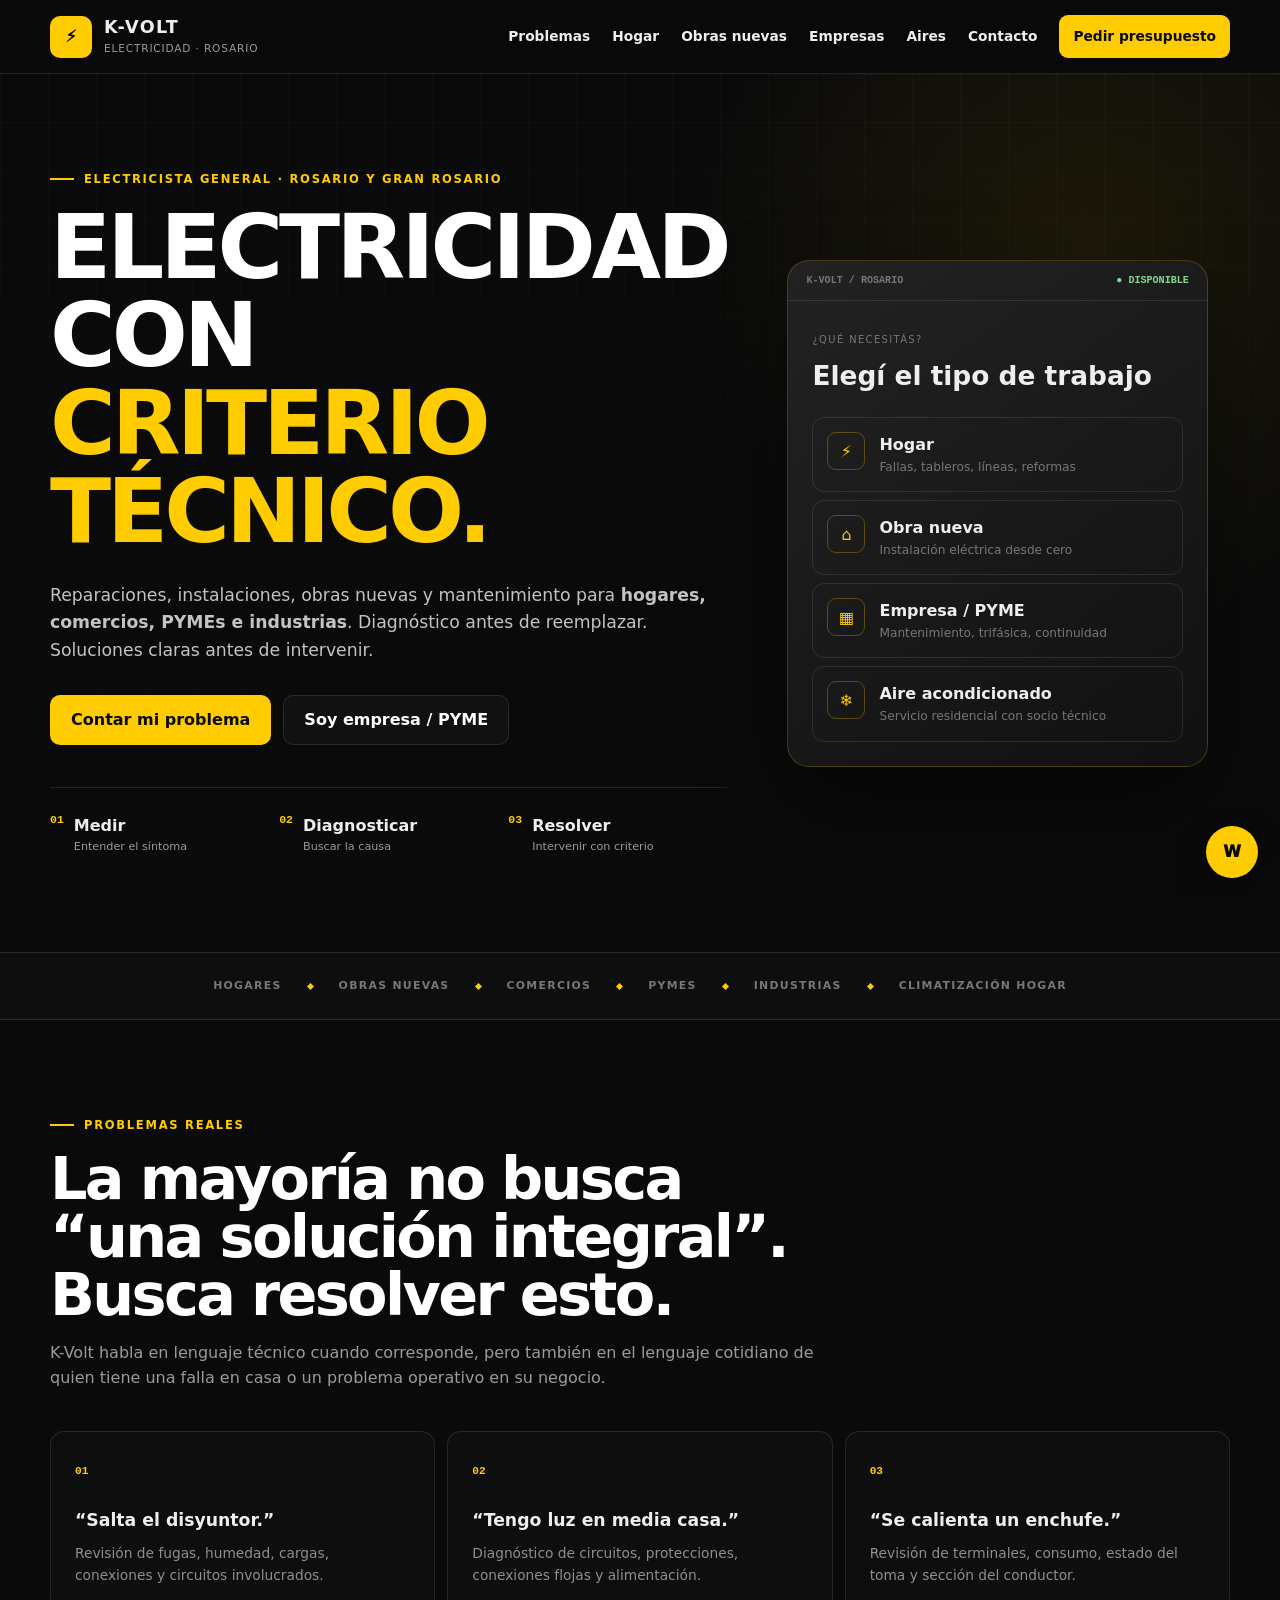
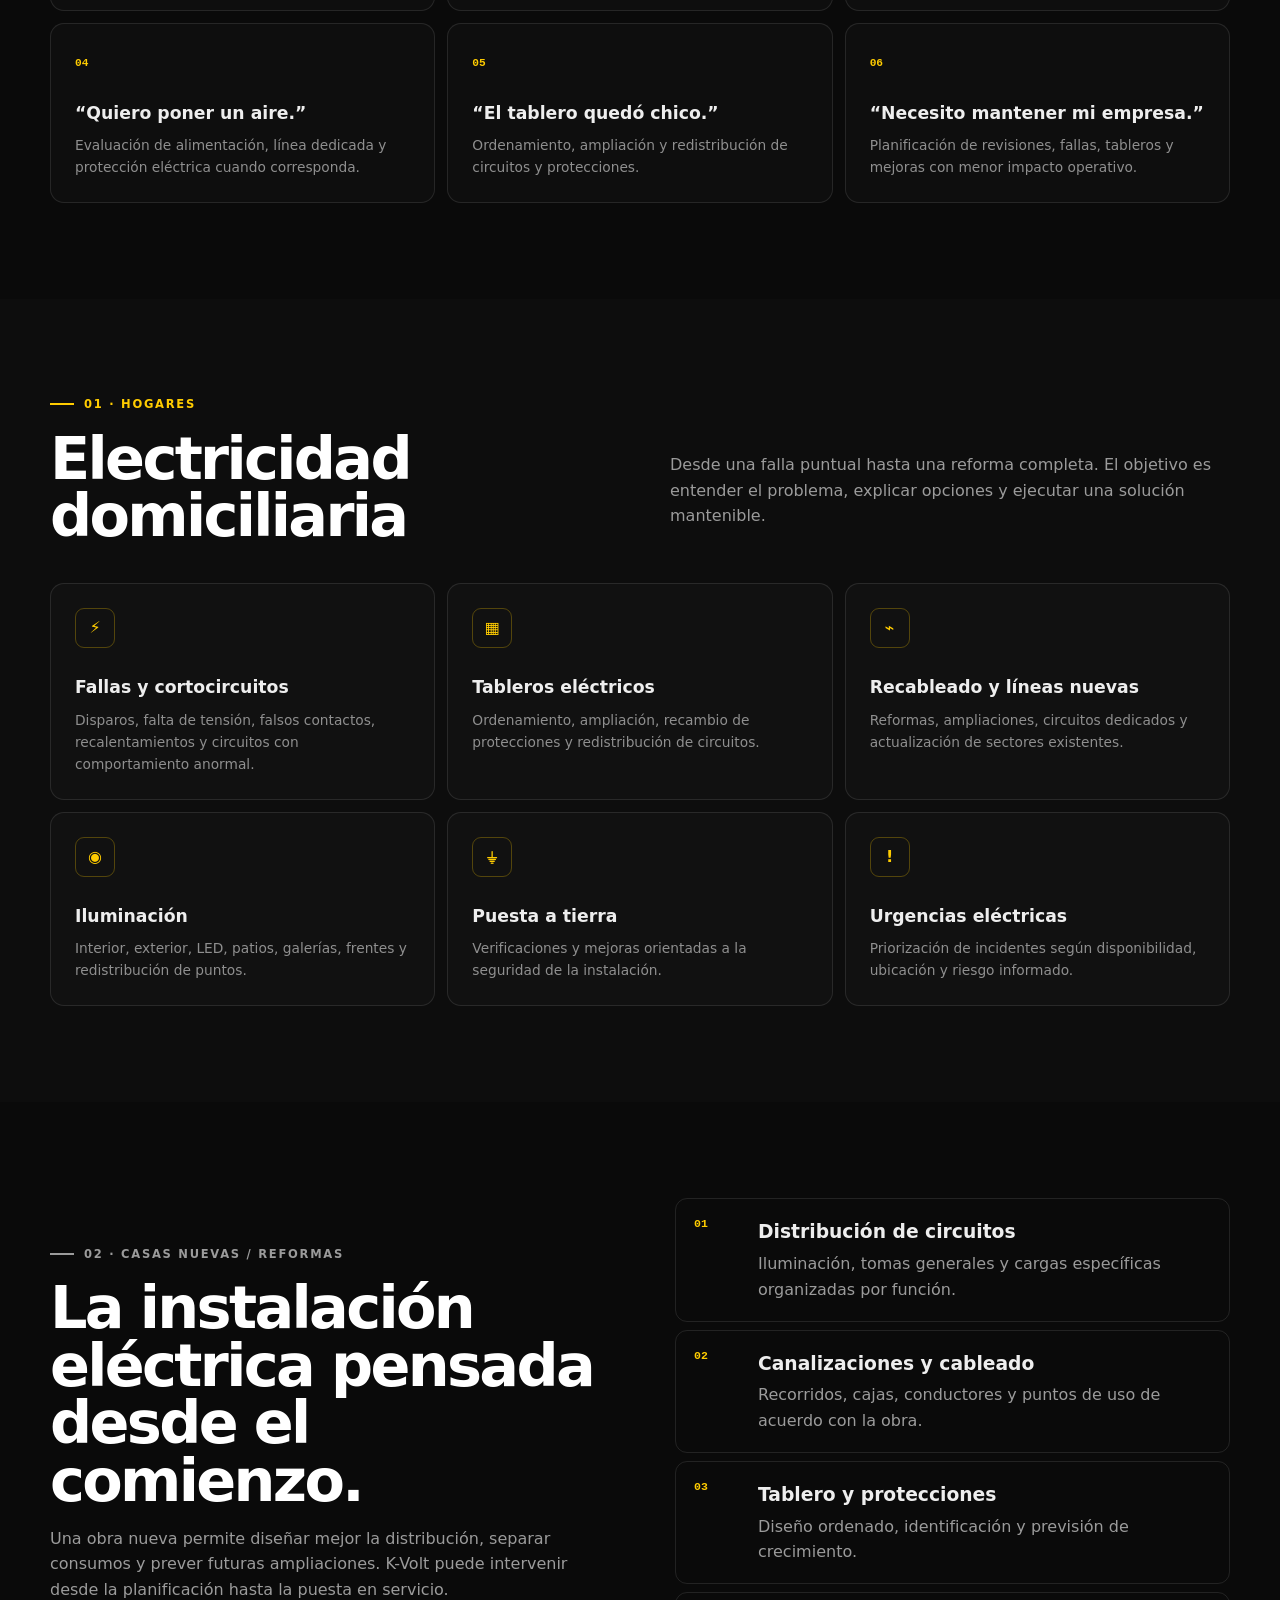
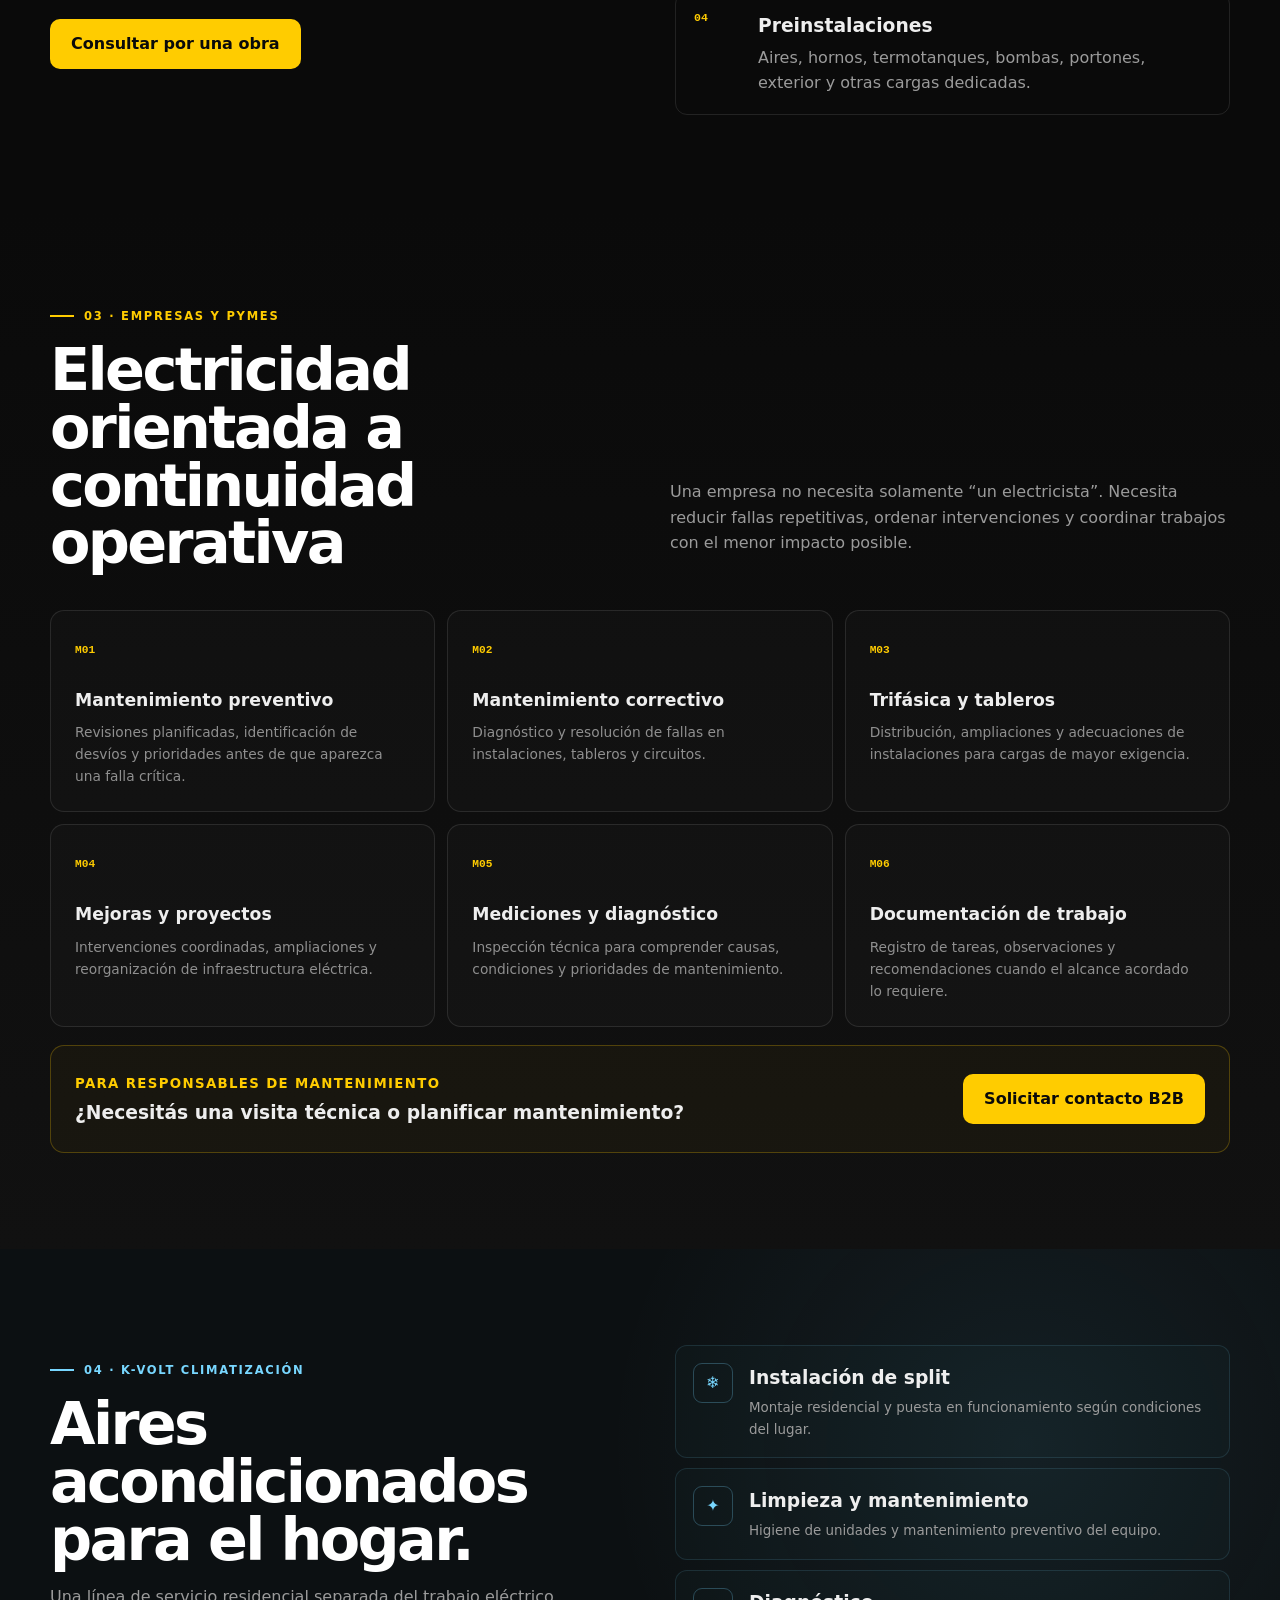
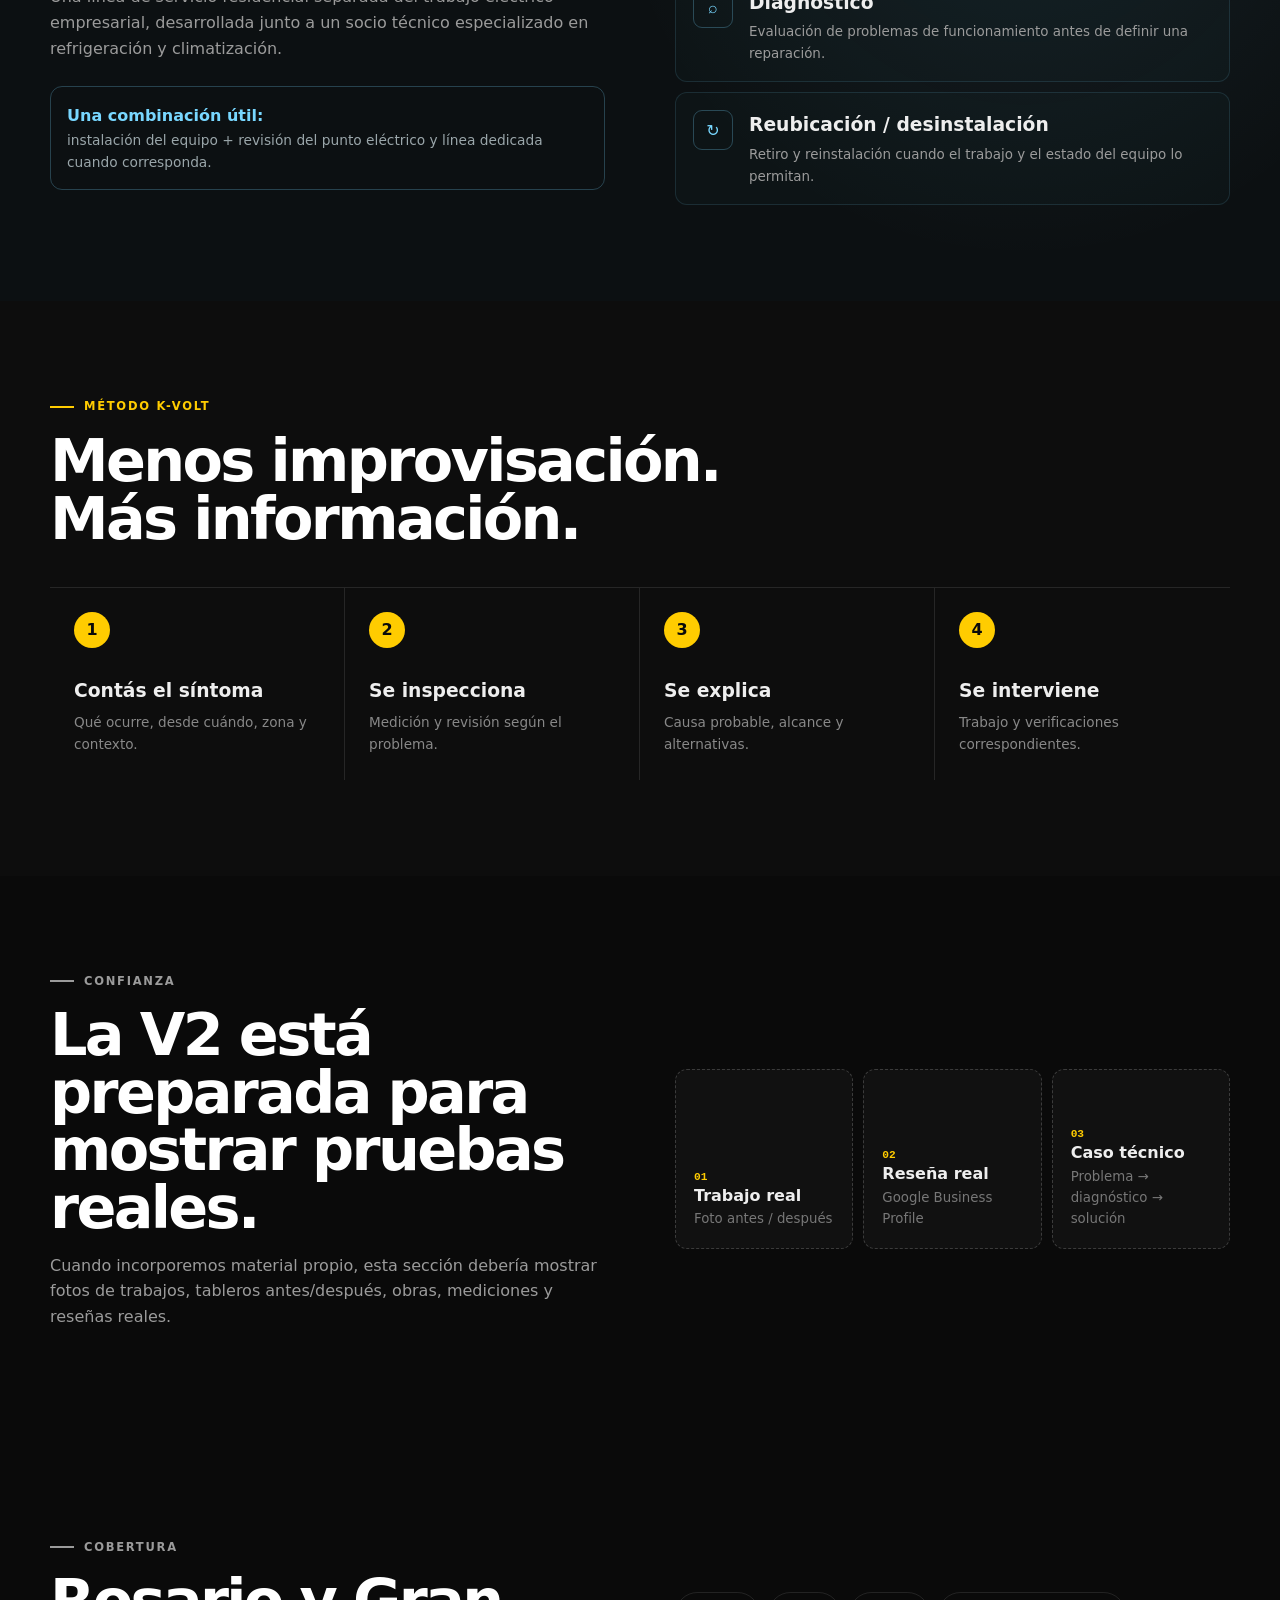
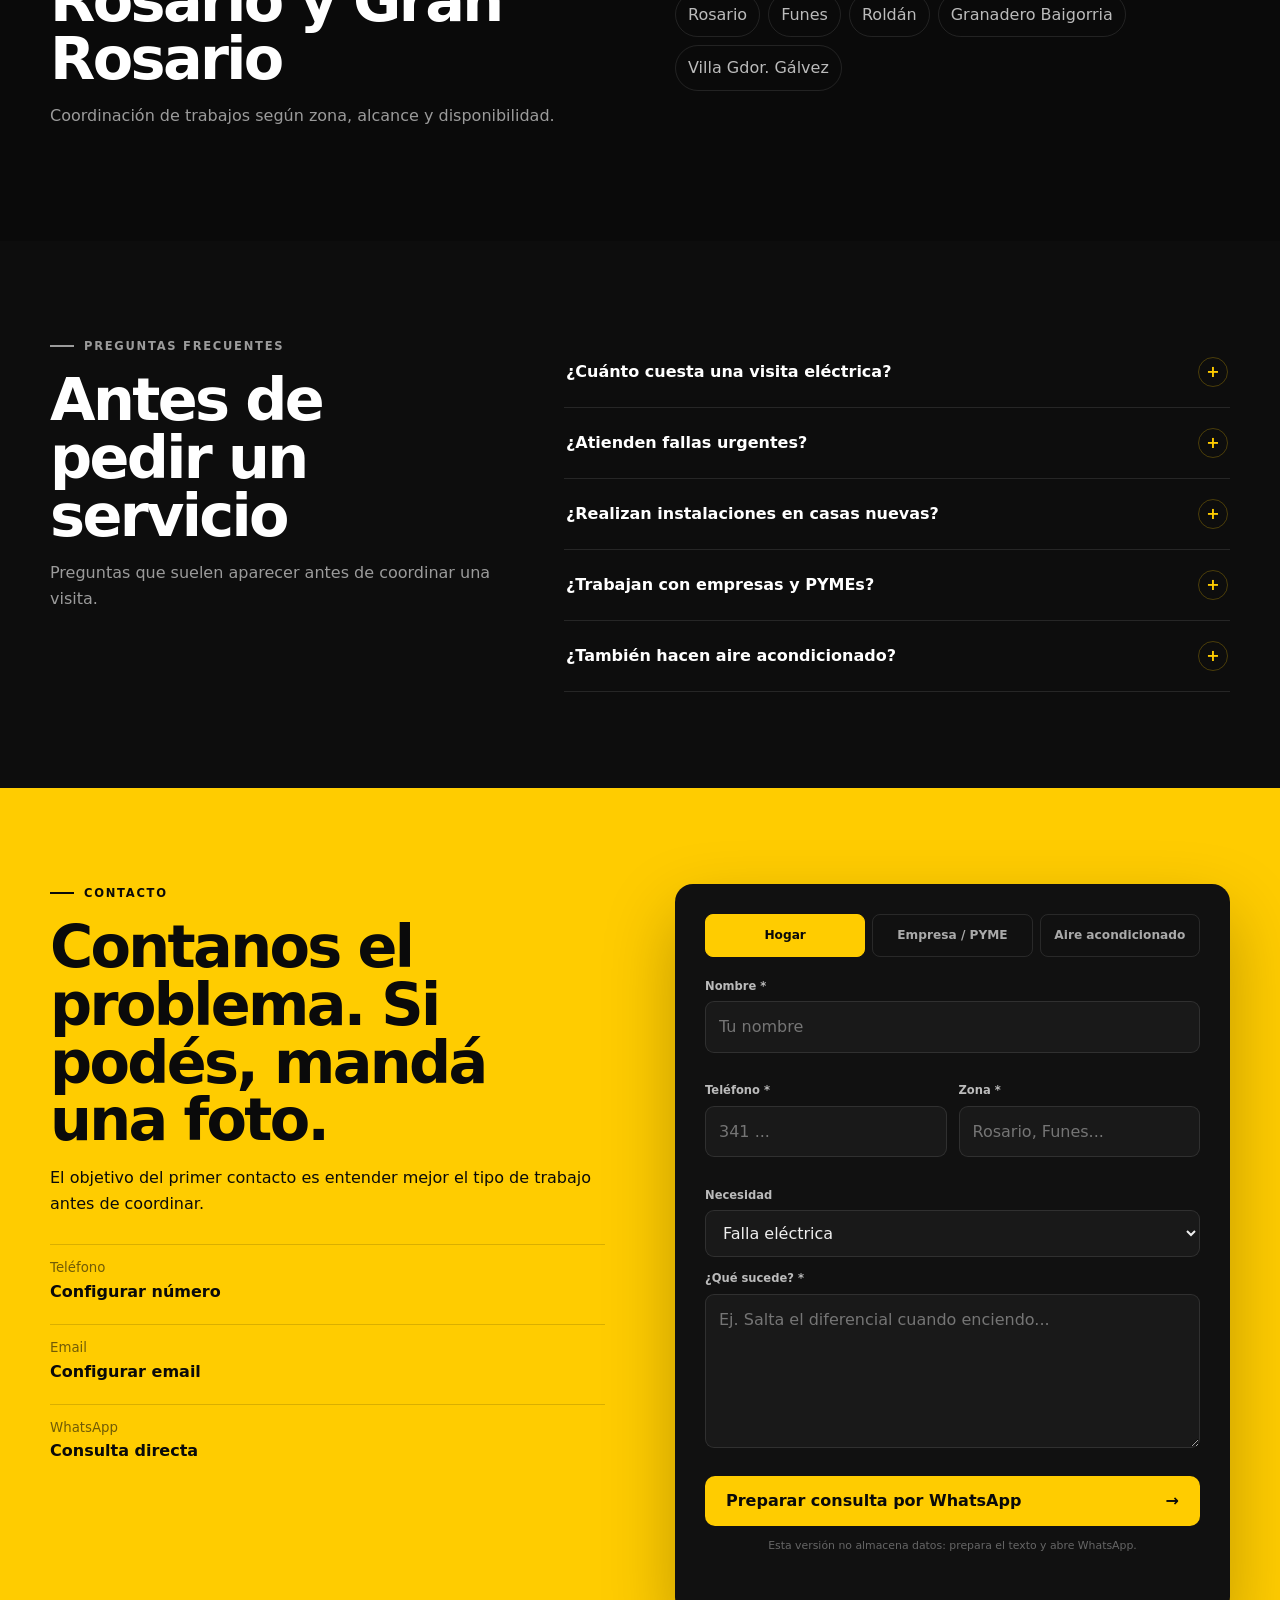
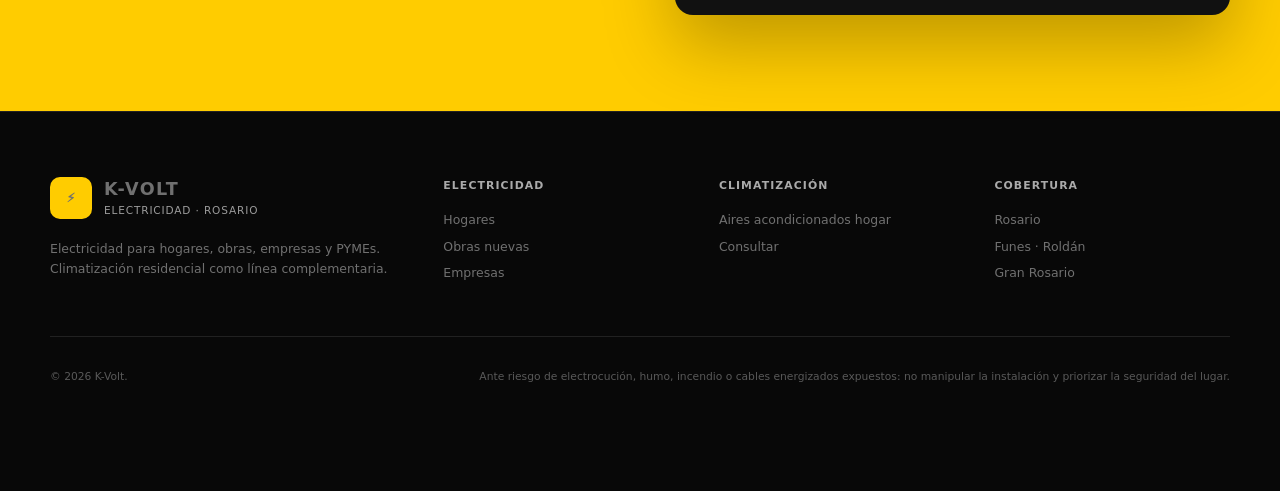
<file: index.html>
<!doctype html>
<html lang="es-AR">
<head>
  <meta charset="utf-8">
  <meta name="viewport" content="width=device-width,initial-scale=1,viewport-fit=cover">
  <meta name="theme-color" content="#0a0a0a">
  <meta name="robots" content="index,follow,max-image-preview:large,max-snippet:-1,max-video-preview:-1">
  <title>Electricista en Rosario | Hogares, Empresas y Obras | K-Volt</title>
  <meta name="description" content="K-Volt brinda servicios eléctricos en Rosario y Gran Rosario para hogares, casas nuevas, comercios, PYMEs e industrias. Diagnóstico de fallas, tableros, mantenimiento, trifásica y climatización residencial.">
  <meta name="author" content="K-Volt">
  <meta name="geo.region" content="AR-S">
  <meta name="geo.placename" content="Rosario, Santa Fe">
  <link rel="canonical" href="https://kvolt007.github.io/k-volt-web-v2/">
  <link rel="icon" href="assets/favicon.svg" type="image/svg+xml">
  <link rel="manifest" href="manifest.webmanifest">
  <link rel="stylesheet" href="styles.css">
  <script src="script.js" defer></script>

  <meta property="og:type" content="website">
  <meta property="og:locale" content="es_AR">
  <meta property="og:site_name" content="K-Volt">
  <meta property="og:title" content="K-Volt | Electricidad y climatización residencial en Rosario">
  <meta property="og:description" content="Electricidad para hogares, obras nuevas, comercios, PYMEs e industrias. Aires acondicionados residenciales como servicio complementario.">
  <meta property="og:url" content="https://kvolt007.github.io/k-volt-web-v2/">

  <script type="application/ld+json">
  {
    "@context":"https://schema.org",
    "@type":"Electrician",
    "name":"K-Volt",
    "url":"https://kvolt007.github.io/k-volt-web-v2/",
    "description":"Servicios eléctricos para hogares, obras nuevas, comercios, PYMEs e industrias en Rosario y Gran Rosario.",
    "priceRange":"$$",
    "currenciesAccepted":"ARS",
    "address":{"@type":"PostalAddress","addressLocality":"Rosario","addressRegion":"Santa Fe","addressCountry":"AR"},
    "areaServed":[
      {"@type":"City","name":"Rosario"},
      {"@type":"City","name":"Funes"},
      {"@type":"City","name":"Roldán"},
      {"@type":"City","name":"Granadero Baigorria"},
      {"@type":"City","name":"Villa Gobernador Gálvez"}
    ]
  }
  </script>
</head>
<body>
<a class="skip-link" href="#contenido">Saltar al contenido</a>

<header class="site-header" id="inicio">
  <div class="container header-inner">
    <a class="brand" href="#inicio" aria-label="K-Volt, inicio">
      <span class="brand-mark">⚡</span>
      <span class="brand-copy"><strong>K-VOLT</strong><small>Electricidad · Rosario</small></span>
    </a>
    <button class="nav-toggle" aria-expanded="false" aria-controls="main-nav" aria-label="Abrir menú"><span></span><span></span><span></span></button>
    <nav id="main-nav" class="main-nav" aria-label="Navegación principal">
      <a href="#problemas">Problemas</a>
      <a href="#hogar">Hogar</a>
      <a href="#obras">Obras nuevas</a>
      <a href="#empresas">Empresas</a>
      <a href="#clima">Aires</a>
      <a href="#contacto">Contacto</a>
      <a class="nav-cta js-whatsapp" href="#contacto">Pedir presupuesto</a>
    </nav>
  </div>
</header>

<main id="contenido">
  <section class="hero section">
    <div class="hero-grid container">
      <div class="hero-copy reveal">
        <p class="eyebrow"><span></span> Electricista general · Rosario y Gran Rosario</p>
        <h1>Electricidad con <em>criterio técnico.</em></h1>
        <p class="hero-lead">Reparaciones, instalaciones, obras nuevas y mantenimiento para <strong>hogares, comercios, PYMEs e industrias</strong>. Diagnóstico antes de reemplazar. Soluciones claras antes de intervenir.</p>
        <div class="hero-actions">
          <a class="btn btn-primary js-whatsapp" href="#contacto">Contar mi problema</a>
          <a class="btn btn-secondary" href="#empresas">Soy empresa / PYME</a>
        </div>
        <div class="trust-row">
          <div><b>01</b><span><strong>Medir</strong><small>Entender el síntoma</small></span></div>
          <div><b>02</b><span><strong>Diagnosticar</strong><small>Buscar la causa</small></span></div>
          <div><b>03</b><span><strong>Resolver</strong><small>Intervenir con criterio</small></span></div>
        </div>
      </div>
      <div class="hero-card reveal">
        <div class="hero-card-top"><span>K-VOLT / ROSARIO</span><span class="status">● DISPONIBLE</span></div>
        <div class="hero-card-main">
          <small>¿QUÉ NECESITÁS?</small>
          <h2>Elegí el tipo de trabajo</h2>
          <a href="#hogar"><span>⚡</span><strong>Hogar</strong><i>Fallas, tableros, líneas, reformas</i></a>
          <a href="#obras"><span>⌂</span><strong>Obra nueva</strong><i>Instalación eléctrica desde cero</i></a>
          <a href="#empresas"><span>▦</span><strong>Empresa / PYME</strong><i>Mantenimiento, trifásica, continuidad</i></a>
          <a href="#clima"><span>❄</span><strong>Aire acondicionado</strong><i>Servicio residencial con socio técnico</i></a>
        </div>
      </div>
    </div>
  </section>

  <section class="audience-strip"><div class="container"><span>HOGARES</span><i></i><span>OBRAS NUEVAS</span><i></i><span>COMERCIOS</span><i></i><span>PYMES</span><i></i><span>INDUSTRIAS</span><i></i><span>CLIMATIZACIÓN HOGAR</span></div></section>

  <section class="section problems" id="problemas">
    <div class="container">
      <div class="section-heading reveal">
        <p class="eyebrow"><span></span> Problemas reales</p>
        <h2>La mayoría no busca “una solución integral”. Busca resolver esto.</h2>
        <p>K-Volt habla en lenguaje técnico cuando corresponde, pero también en el lenguaje cotidiano de quien tiene una falla en casa o un problema operativo en su negocio.</p>
      </div>
      <div class="problem-grid">
        <article class="problem-card reveal"><span>01</span><h3>“Salta el disyuntor.”</h3><p>Revisión de fugas, humedad, cargas, conexiones y circuitos involucrados.</p></article>
        <article class="problem-card reveal"><span>02</span><h3>“Tengo luz en media casa.”</h3><p>Diagnóstico de circuitos, protecciones, conexiones flojas y alimentación.</p></article>
        <article class="problem-card reveal"><span>03</span><h3>“Se calienta un enchufe.”</h3><p>Revisión de terminales, consumo, estado del toma y sección del conductor.</p></article>
        <article class="problem-card reveal"><span>04</span><h3>“Quiero poner un aire.”</h3><p>Evaluación de alimentación, línea dedicada y protección eléctrica cuando corresponda.</p></article>
        <article class="problem-card reveal"><span>05</span><h3>“El tablero quedó chico.”</h3><p>Ordenamiento, ampliación y redistribución de circuitos y protecciones.</p></article>
        <article class="problem-card reveal"><span>06</span><h3>“Necesito mantener mi empresa.”</h3><p>Planificación de revisiones, fallas, tableros y mejoras con menor impacto operativo.</p></article>
      </div>
    </div>
  </section>

  <section class="section services" id="hogar">
    <div class="container">
      <div class="split-heading reveal">
        <div><p class="eyebrow"><span></span> 01 · Hogares</p><h2>Electricidad domiciliaria</h2></div>
        <p>Desde una falla puntual hasta una reforma completa. El objetivo es entender el problema, explicar opciones y ejecutar una solución mantenible.</p>
      </div>
      <div class="service-grid">
        <article class="service-card reveal"><span>⚡</span><h3>Fallas y cortocircuitos</h3><p>Disparos, falta de tensión, falsos contactos, recalentamientos y circuitos con comportamiento anormal.</p></article>
        <article class="service-card reveal"><span>▦</span><h3>Tableros eléctricos</h3><p>Ordenamiento, ampliación, recambio de protecciones y redistribución de circuitos.</p></article>
        <article class="service-card reveal"><span>⌁</span><h3>Recableado y líneas nuevas</h3><p>Reformas, ampliaciones, circuitos dedicados y actualización de sectores existentes.</p></article>
        <article class="service-card reveal"><span>◉</span><h3>Iluminación</h3><p>Interior, exterior, LED, patios, galerías, frentes y redistribución de puntos.</p></article>
        <article class="service-card reveal"><span>⏚</span><h3>Puesta a tierra</h3><p>Verificaciones y mejoras orientadas a la seguridad de la instalación.</p></article>
        <article class="service-card reveal"><span>!</span><h3>Urgencias eléctricas</h3><p>Priorización de incidentes según disponibilidad, ubicación y riesgo informado.</p></article>
      </div>
    </div>
  </section>

  <section class="section works" id="obras">
    <div class="container works-grid">
      <div class="reveal">
        <p class="eyebrow"><span></span> 02 · Casas nuevas / reformas</p>
        <h2>La instalación eléctrica pensada desde el comienzo.</h2>
        <p>Una obra nueva permite diseñar mejor la distribución, separar consumos y prever futuras ampliaciones. K-Volt puede intervenir desde la planificación hasta la puesta en servicio.</p>
        <a class="btn btn-primary js-whatsapp" href="#contacto">Consultar por una obra</a>
      </div>
      <div class="works-list reveal">
        <article><b>01</b><div><h3>Distribución de circuitos</h3><p>Iluminación, tomas generales y cargas específicas organizadas por función.</p></div></article>
        <article><b>02</b><div><h3>Canalizaciones y cableado</h3><p>Recorridos, cajas, conductores y puntos de uso de acuerdo con la obra.</p></div></article>
        <article><b>03</b><div><h3>Tablero y protecciones</h3><p>Diseño ordenado, identificación y previsión de crecimiento.</p></div></article>
        <article><b>04</b><div><h3>Preinstalaciones</h3><p>Aires, hornos, termotanques, bombas, portones, exterior y otras cargas dedicadas.</p></div></article>
      </div>
    </div>
  </section>

  <section class="section business" id="empresas">
    <div class="container">
      <div class="split-heading reveal">
        <div><p class="eyebrow"><span></span> 03 · Empresas y PYMEs</p><h2>Electricidad orientada a continuidad operativa</h2></div>
        <p>Una empresa no necesita solamente “un electricista”. Necesita reducir fallas repetitivas, ordenar intervenciones y coordinar trabajos con el menor impacto posible.</p>
      </div>
      <div class="business-grid">
        <article class="business-card reveal"><b>M01</b><h3>Mantenimiento preventivo</h3><p>Revisiones planificadas, identificación de desvíos y prioridades antes de que aparezca una falla crítica.</p></article>
        <article class="business-card reveal"><b>M02</b><h3>Mantenimiento correctivo</h3><p>Diagnóstico y resolución de fallas en instalaciones, tableros y circuitos.</p></article>
        <article class="business-card reveal"><b>M03</b><h3>Trifásica y tableros</h3><p>Distribución, ampliaciones y adecuaciones de instalaciones para cargas de mayor exigencia.</p></article>
        <article class="business-card reveal"><b>M04</b><h3>Mejoras y proyectos</h3><p>Intervenciones coordinadas, ampliaciones y reorganización de infraestructura eléctrica.</p></article>
        <article class="business-card reveal"><b>M05</b><h3>Mediciones y diagnóstico</h3><p>Inspección técnica para comprender causas, condiciones y prioridades de mantenimiento.</p></article>
        <article class="business-card reveal"><b>M06</b><h3>Documentación de trabajo</h3><p>Registro de tareas, observaciones y recomendaciones cuando el alcance acordado lo requiere.</p></article>
      </div>
      <div class="b2b-cta reveal"><div><small>PARA RESPONSABLES DE MANTENIMIENTO</small><h3>¿Necesitás una visita técnica o planificar mantenimiento?</h3></div><a class="btn btn-primary" href="#contacto">Solicitar contacto B2B</a></div>
    </div>
  </section>

  <section class="section climate" id="clima">
    <div class="container climate-grid">
      <div class="climate-copy reveal">
        <p class="eyebrow blue"><span></span> 04 · K-Volt Climatización</p>
        <h2>Aires acondicionados para el hogar.</h2>
        <p>Una línea de servicio residencial separada del trabajo eléctrico empresarial, desarrollada junto a un socio técnico especializado en refrigeración y climatización.</p>
        <div class="climate-note"><strong>Una combinación útil:</strong><span>instalación del equipo + revisión del punto eléctrico y línea dedicada cuando corresponda.</span></div>
      </div>
      <div class="climate-services reveal">
        <article><span>❄</span><div><h3>Instalación de split</h3><p>Montaje residencial y puesta en funcionamiento según condiciones del lugar.</p></div></article>
        <article><span>✦</span><div><h3>Limpieza y mantenimiento</h3><p>Higiene de unidades y mantenimiento preventivo del equipo.</p></div></article>
        <article><span>⌕</span><div><h3>Diagnóstico</h3><p>Evaluación de problemas de funcionamiento antes de definir una reparación.</p></div></article>
        <article><span>↻</span><div><h3>Reubicación / desinstalación</h3><p>Retiro y reinstalación cuando el trabajo y el estado del equipo lo permitan.</p></div></article>
      </div>
    </div>
  </section>

  <section class="section method">
    <div class="container">
      <div class="section-heading reveal"><p class="eyebrow"><span></span> Método K-Volt</p><h2>Menos improvisación. Más información.</h2></div>
      <ol class="method-grid">
        <li class="reveal"><span>1</span><h3>Contás el síntoma</h3><p>Qué ocurre, desde cuándo, zona y contexto.</p></li>
        <li class="reveal"><span>2</span><h3>Se inspecciona</h3><p>Medición y revisión según el problema.</p></li>
        <li class="reveal"><span>3</span><h3>Se explica</h3><p>Causa probable, alcance y alternativas.</p></li>
        <li class="reveal"><span>4</span><h3>Se interviene</h3><p>Trabajo y verificaciones correspondientes.</p></li>
      </ol>
    </div>
  </section>

  <section class="section trust">
    <div class="container trust-grid">
      <div class="reveal"><p class="eyebrow"><span></span> Confianza</p><h2>La V2 está preparada para mostrar pruebas reales.</h2><p>Cuando incorporemos material propio, esta sección debería mostrar fotos de trabajos, tableros antes/después, obras, mediciones y reseñas reales.</p></div>
      <div class="trust-placeholder reveal"><div><span>01</span><strong>Trabajo real</strong><small>Foto antes / después</small></div><div><span>02</span><strong>Reseña real</strong><small>Google Business Profile</small></div><div><span>03</span><strong>Caso técnico</strong><small>Problema → diagnóstico → solución</small></div></div>
    </div>
  </section>

  <section class="section coverage">
    <div class="container coverage-grid">
      <div class="reveal"><p class="eyebrow"><span></span> Cobertura</p><h2>Rosario y Gran Rosario</h2><p>Coordinación de trabajos según zona, alcance y disponibilidad.</p></div>
      <div class="locations reveal"><span>Rosario</span><span>Funes</span><span>Roldán</span><span>Granadero Baigorria</span><span>Villa Gdor. Gálvez</span></div>
    </div>
  </section>

  <section class="section faq" id="faq">
    <div class="container faq-grid">
      <div class="reveal"><p class="eyebrow"><span></span> Preguntas frecuentes</p><h2>Antes de pedir un servicio</h2><p>Preguntas que suelen aparecer antes de coordinar una visita.</p></div>
      <div class="accordion reveal">
        <article class="faq-item"><button class="faq-question" aria-expanded="false"><span>¿Cuánto cuesta una visita eléctrica?</span><i>+</i></button><div class="faq-answer"><p>Depende de la zona, horario, tipo de falla y diagnóstico necesario. El alcance se confirma antes de avanzar con tareas adicionales.</p></div></article>
        <article class="faq-item"><button class="faq-question" aria-expanded="false"><span>¿Atienden fallas urgentes?</span><i>+</i></button><div class="faq-answer"><p>Se priorizan consultas según riesgo, ubicación y disponibilidad. El tiempo de atención se confirma en el contacto.</p></div></article>
        <article class="faq-item"><button class="faq-question" aria-expanded="false"><span>¿Realizan instalaciones en casas nuevas?</span><i>+</i></button><div class="faq-answer"><p>Sí. La V2 contempla obras nuevas, reformas, distribución de circuitos, tablero, líneas dedicadas e iluminación.</p></div></article>
        <article class="faq-item"><button class="faq-question" aria-expanded="false"><span>¿Trabajan con empresas y PYMEs?</span><i>+</i></button><div class="faq-answer"><p>Sí. Se puede coordinar mantenimiento, diagnóstico, tableros, trifásica, ampliaciones y mejoras.</p></div></article>
        <article class="faq-item"><button class="faq-question" aria-expanded="false"><span>¿También hacen aire acondicionado?</span><i>+</i></button><div class="faq-answer"><p>La línea de climatización está pensada exclusivamente para hogares y se desarrolla junto a un socio técnico especializado.</p></div></article>
      </div>
    </div>
  </section>

  <section class="section contact" id="contacto">
    <div class="container contact-grid">
      <div class="contact-copy reveal"><p class="eyebrow dark"><span></span> Contacto</p><h2>Contanos el problema. Si podés, mandá una foto.</h2><p>El objetivo del primer contacto es entender mejor el tipo de trabajo antes de coordinar.</p><div class="contact-options"><a class="js-phone" href="#contacto"><small>Teléfono</small><strong data-phone-label>Configurar número</strong></a><a class="js-email" href="#contacto"><small>Email</small><strong data-email-label>Configurar email</strong></a><a class="js-whatsapp" href="#contacto"><small>WhatsApp</small><strong>Consulta directa</strong></a></div></div>
      <form id="contact-form" class="contact-form reveal" novalidate>
        <div class="client-selector"><label><input type="radio" name="cliente" value="Hogar" checked><span>Hogar</span></label><label><input type="radio" name="cliente" value="Empresa / PYME"><span>Empresa / PYME</span></label><label><input type="radio" name="cliente" value="Climatización"><span>Aire acondicionado</span></label></div>
        <div class="field"><label for="nombre">Nombre *</label><input id="nombre" name="nombre" required minlength="2" autocomplete="name" placeholder="Tu nombre"><small class="field-error"></small></div>
        <div class="field-grid"><div class="field"><label for="telefono">Teléfono *</label><input id="telefono" name="telefono" type="tel" required autocomplete="tel" placeholder="341 ..."><small class="field-error"></small></div><div class="field"><label for="zona">Zona *</label><input id="zona" name="zona" required placeholder="Rosario, Funes..."><small class="field-error"></small></div></div>
        <div class="field"><label for="servicio">Necesidad</label><select id="servicio" name="servicio"><option>Falla eléctrica</option><option>Tablero</option><option>Obra nueva / reforma</option><option>Mantenimiento empresa</option><option>Trifásica</option><option>Aire acondicionado</option><option>Otro</option></select></div>
        <div class="field"><label for="mensaje">¿Qué sucede? *</label><textarea id="mensaje" name="mensaje" rows="5" required minlength="10" placeholder="Ej. Salta el diferencial cuando enciendo..."></textarea><small class="field-error"></small></div>
        <button class="btn btn-primary btn-submit" type="submit">Preparar consulta por WhatsApp <span>→</span></button>
        <p class="form-note">Esta versión no almacena datos: prepara el texto y abre WhatsApp.</p>
        <div id="form-feedback" class="form-feedback" role="status" aria-live="polite"></div>
      </form>
    </div>
  </section>
</main>

<footer class="site-footer">
  <div class="container footer-grid">
    <div><a class="brand" href="#inicio"><span class="brand-mark">⚡</span><span class="brand-copy"><strong>K-VOLT</strong><small>Electricidad · Rosario</small></span></a><p>Electricidad para hogares, obras, empresas y PYMEs. Climatización residencial como línea complementaria.</p></div>
    <div><h3>Electricidad</h3><a href="#hogar">Hogares</a><a href="#obras">Obras nuevas</a><a href="#empresas">Empresas</a></div>
    <div><h3>Climatización</h3><a href="#clima">Aires acondicionados hogar</a><a href="#contacto">Consultar</a></div>
    <div><h3>Cobertura</h3><span>Rosario</span><span>Funes · Roldán</span><span>Gran Rosario</span></div>
  </div>
  <div class="container footer-bottom"><p>© <span id="year"></span> K-Volt.</p><p>Ante riesgo de electrocución, humo, incendio o cables energizados expuestos: no manipular la instalación y priorizar la seguridad del lugar.</p></div>
</footer>

<div class="mobile-actions"><a class="js-phone" href="#contacto">☎ Llamar</a><a class="js-whatsapp" href="#contacto">WhatsApp</a></div>
<a class="floating-whatsapp js-whatsapp" href="#contacto" aria-label="Contactar a K-Volt por WhatsApp">W</a>
</body>
</html>
</file>
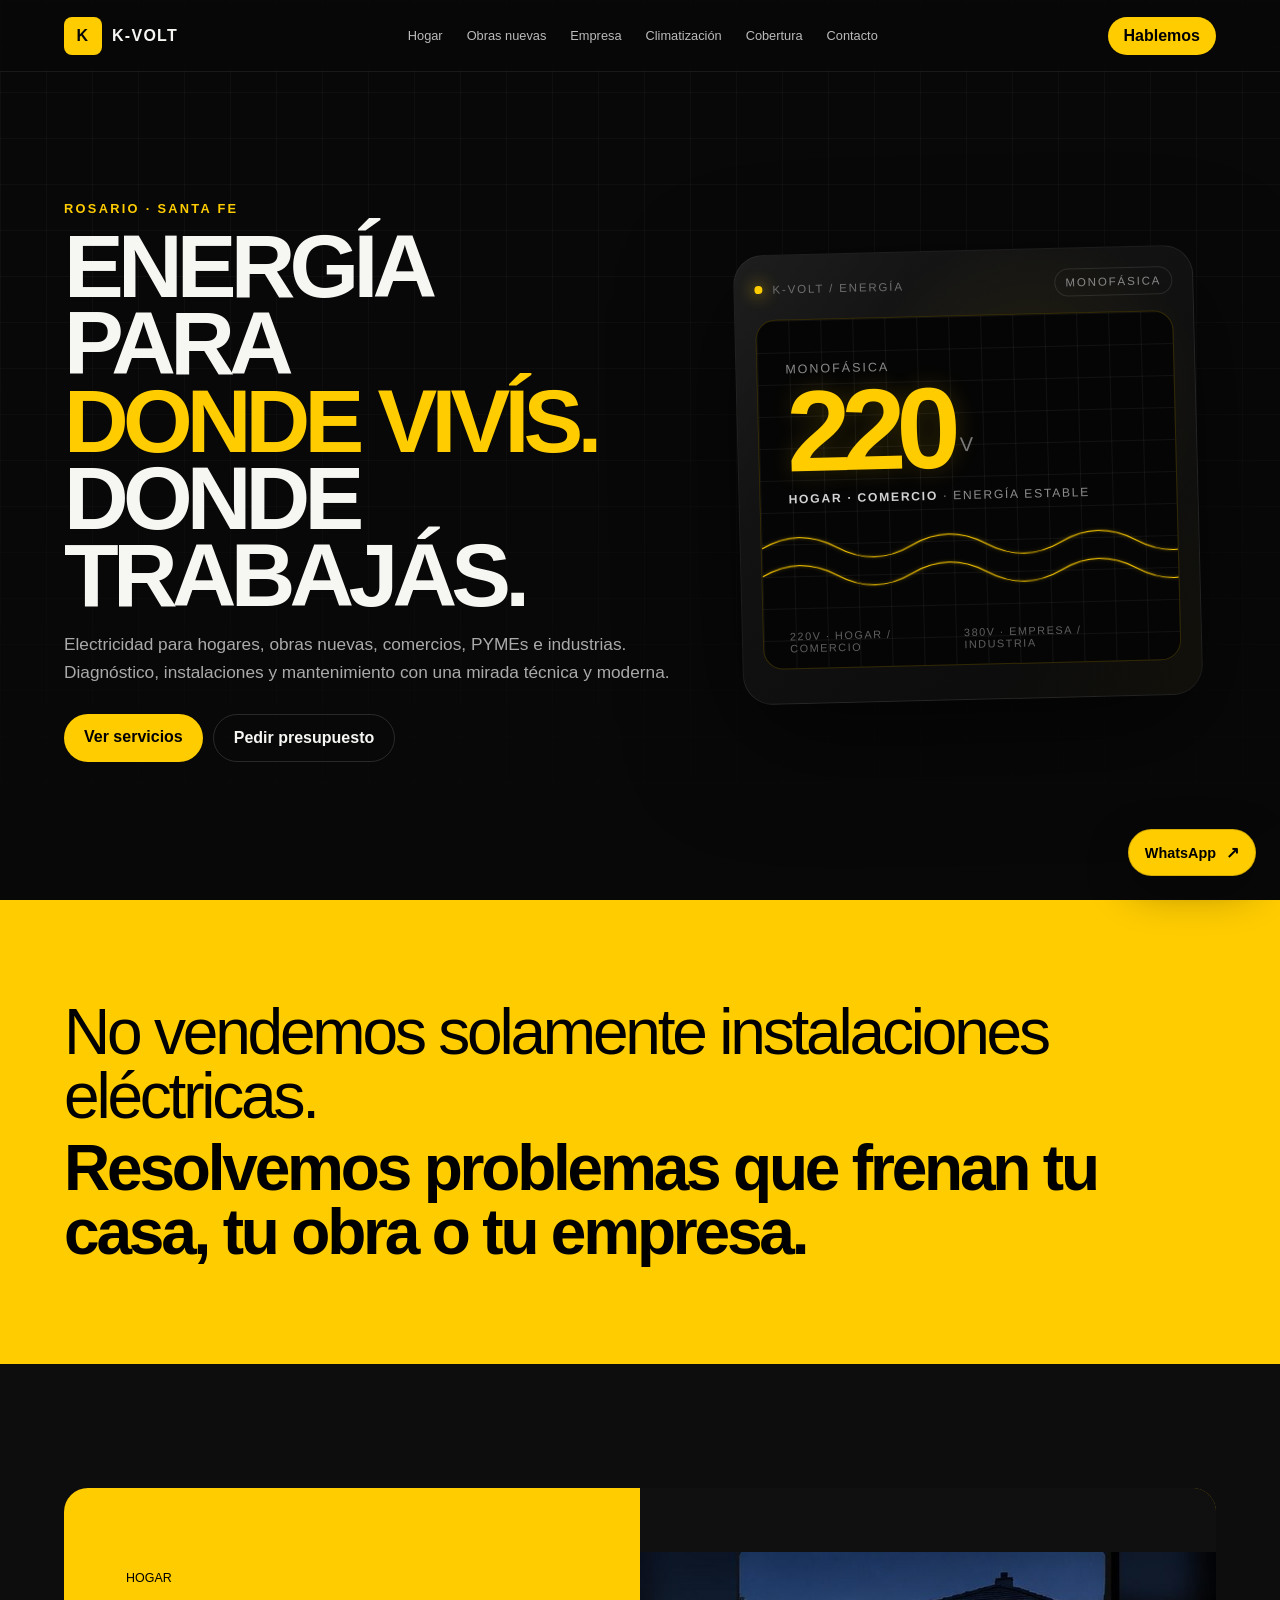
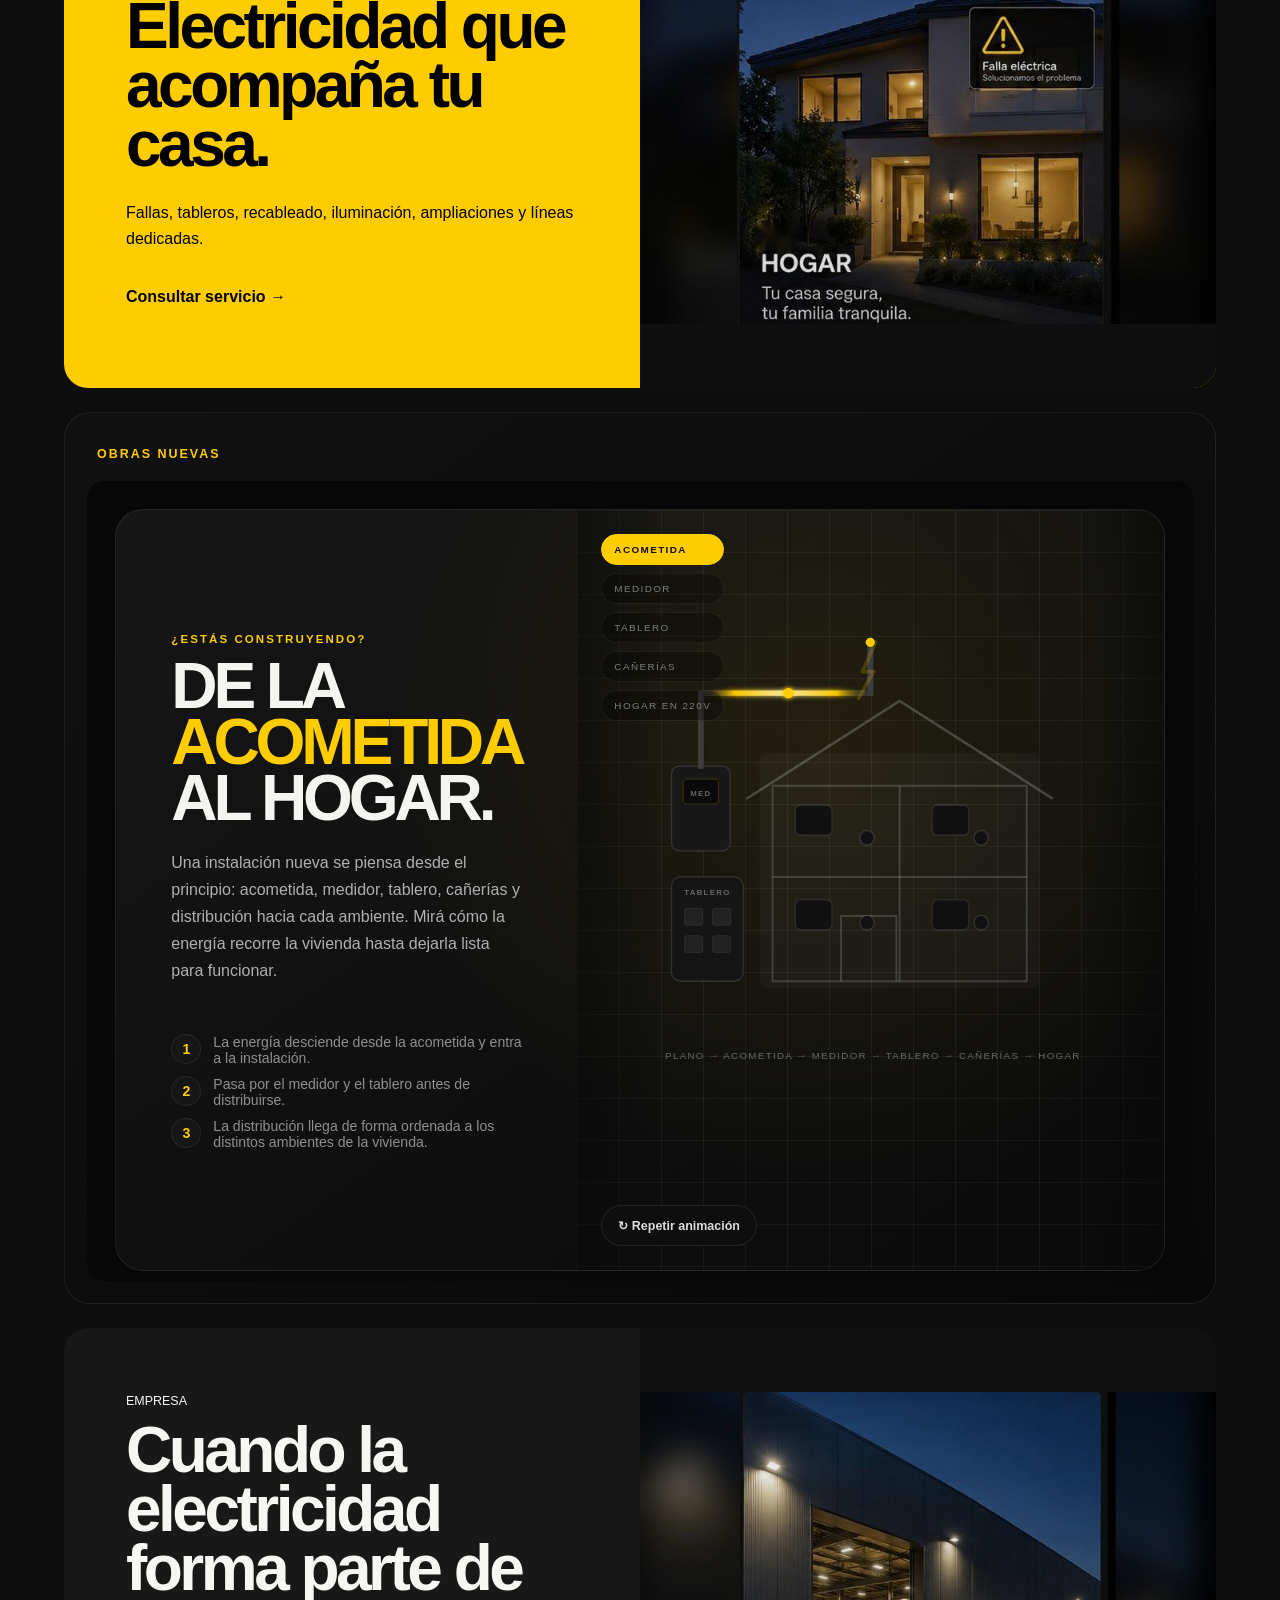
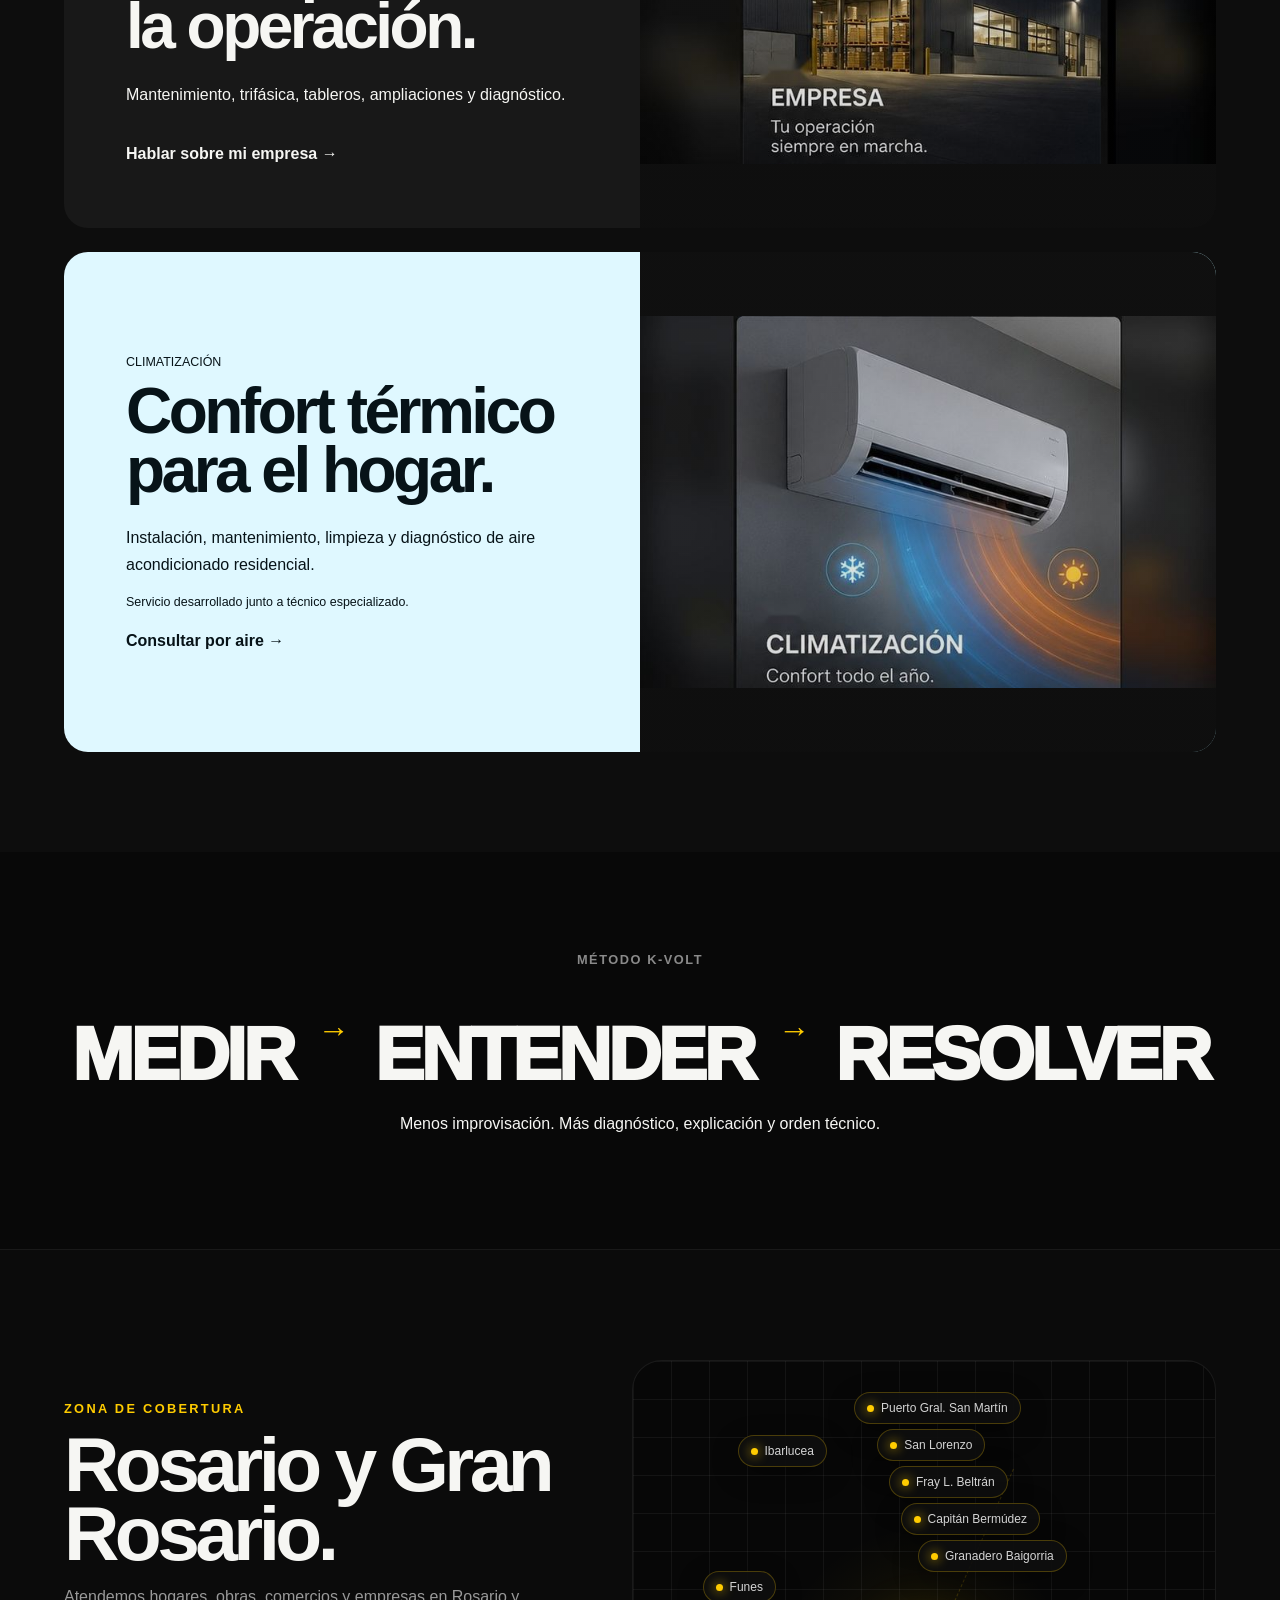
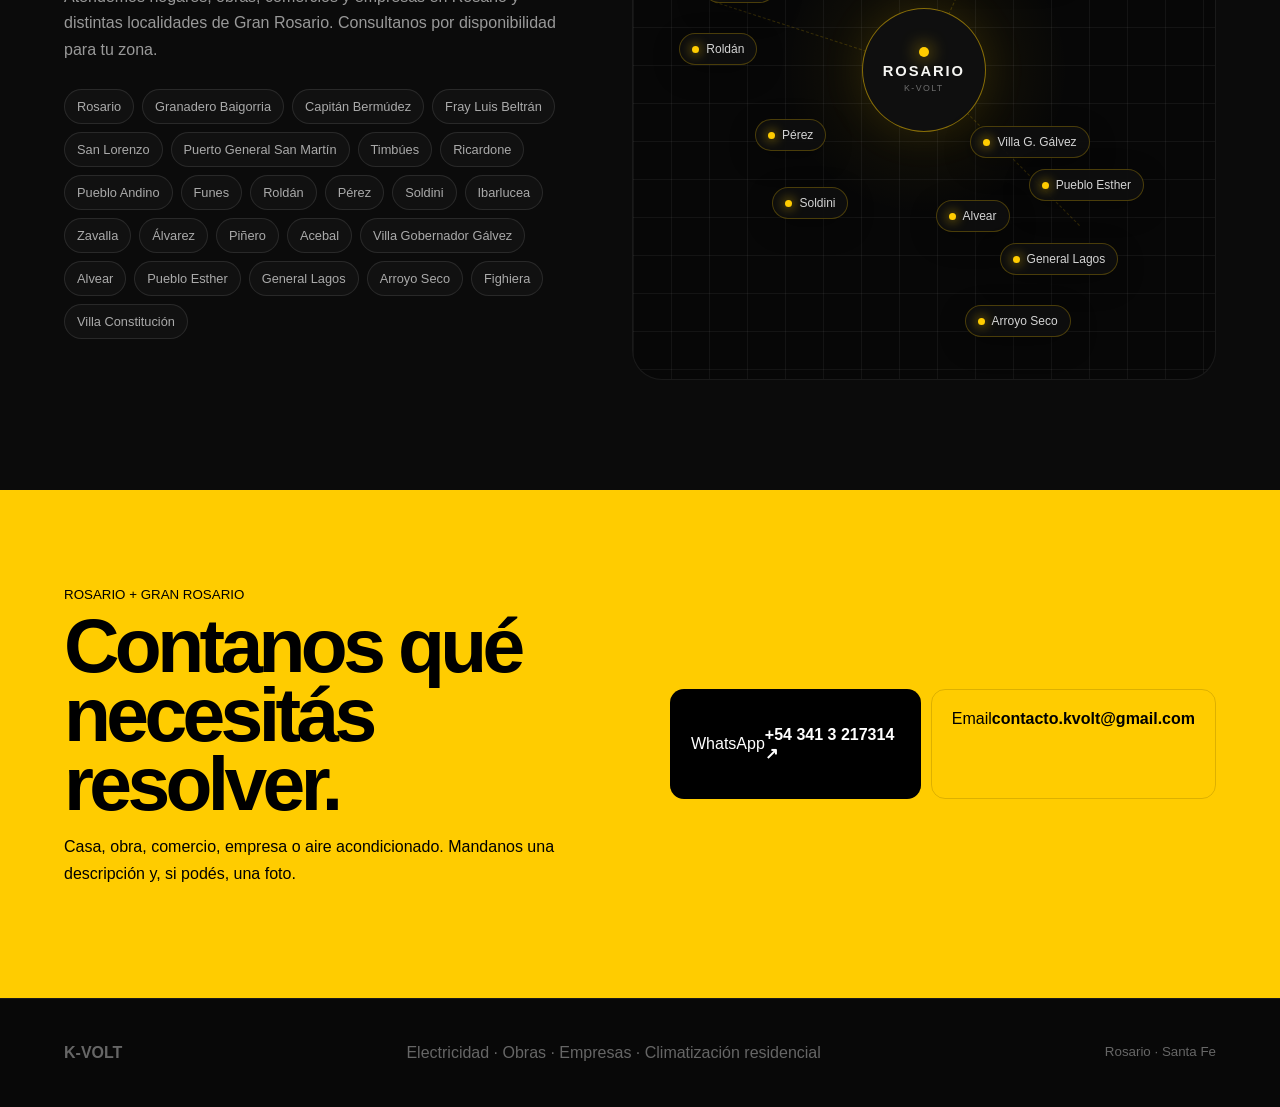
<file: v3/index.html>
<!doctype html>
<html lang="es-AR">
<head>
<meta charset="utf-8">
<meta name="viewport" content="width=device-width,initial-scale=1">
<title>K-Volt | Electricidad en Rosario y Gran Rosario</title>
<meta name="description" content="Servicios eléctricos para hogares, obras nuevas, comercios, PYMEs e industrias en Rosario y Gran Rosario. Instalaciones, mantenimiento, diagnóstico y climatización residencial.">
<style>
:root{--y:#ffcc00;--b:#080808;--g:#141414;--w:#f6f6f3;--m:#919191}
*{box-sizing:border-box}
html{scroll-behavior:smooth}
body{margin:0;background:var(--b);color:var(--w);font-family:Arial,Helvetica,sans-serif;overflow-x:hidden}
a{color:inherit;text-decoration:none}

.loader{
  position:fixed;inset:0;z-index:9999;
  display:grid;place-items:center;
  background:
    radial-gradient(circle at center, rgba(255,204,0,.09), transparent 26rem),
    #050505;
  transition:opacity .7s ease, visibility .7s ease;
}
.loader.hide{opacity:0;visibility:hidden}
.loader-box{
  width:min(88vw,520px);
  display:grid;justify-items:center;gap:22px;
}
.loader-bolt{
  width:150px;height:190px;position:relative;
  filter:drop-shadow(0 0 16px rgba(255,204,0,.28));
}
.loader-bolt svg{width:100%;height:100%}
.loader-bolt path{
  fill:none;
  stroke:var(--y);
  stroke-width:10;
  stroke-linejoin:round;
  stroke-linecap:round;
  stroke-dasharray:540;
  stroke-dashoffset:540;
  animation:drawBolt 1.15s cubic-bezier(.2,.8,.2,1) forwards,
            pulseFlash .34s ease 1.1s 2 alternate;
}
.loader-glow{
  position:absolute;inset:0;border-radius:50%;
  background:radial-gradient(circle, rgba(255,204,0,.22), transparent 60%);
  transform:scale(.7);opacity:0;animation:glowBurst .9s ease 1s forwards;
}
.loader-copy{
  text-align:center;
}
.loader-copy small{
  display:block;color:#7a7a7a;font-size:.72rem;font-weight:900;letter-spacing:.22em;
}
.loader-copy strong{
  display:block;margin-top:10px;
  font-size:clamp(2rem,5vw,3.5rem);letter-spacing:-.06em;
}
.loader-copy strong span{color:var(--y)}
.loader-copy p{margin:10px 0 0;color:#8e8e8e;font-size:.92rem}
.loader-line{
  width:min(70vw,320px);height:3px;overflow:hidden;border-radius:99px;background:#1b1b1b;
}
.loader-line i{
  display:block;height:100%;width:0%;
  background:linear-gradient(90deg, rgba(255,204,0,.45), var(--y), rgba(255,255,255,.5));
  animation:lineGrow 1.5s cubic-bezier(.2,.8,.2,1) .2s forwards;
}

.flash{
  position:fixed;inset:0;z-index:9998;pointer-events:none;
  background:radial-gradient(circle at center, rgba(255,238,170,.45), rgba(255,204,0,.14), transparent 60%);
  opacity:0;mix-blend-mode:screen;
}
.flash.on{animation:screenFlash .45s ease .95s 2 alternate}

header{position:fixed;z-index:20;inset:0 0 auto;height:72px;display:flex;align-items:center;justify-content:space-between;padding:0 5vw;background:#080808cc;border-bottom:1px solid #ffffff12;backdrop-filter:blur(14px)}
.logo{display:flex;align-items:center;gap:10px;font-weight:900;letter-spacing:.08em}
.mark{width:38px;height:38px;border-radius:8px;display:grid;place-items:center;background:var(--y);color:var(--b)}
nav{display:flex;gap:24px;color:#bbb;font-size:.8rem}
nav a:hover{color:var(--y)}
.pill{background:var(--y);color:#000;padding:10px 16px;border-radius:999px;font-weight:900}

.hero{min-height:100vh;display:grid;grid-template-columns:1.1fr .9fr;gap:50px;align-items:center;padding:110px 5vw 60px;position:relative;overflow:hidden}
.hero:before{
  content:"";position:absolute;inset:0;
  background-image:linear-gradient(#ffffff08 1px,transparent 1px),linear-gradient(90deg,#ffffff08 1px,transparent 1px);
  background-size:46px 46px;mask-image:linear-gradient(#000 30%,transparent)
}
.copy,.panel{position:relative;z-index:2}
.kicker{color:var(--y);font-size:.7rem;letter-spacing:.18em;font-weight:900}
h1{margin:12px 0 0;font-size:clamp(3.4rem,7vw,7.6rem);line-height:.86;letter-spacing:-.065em}
h1 span{display:block;color:var(--y)}
.lead{max-width:650px;color:#aaa;font-size:1.08rem;line-height:1.6}
.actions{display:flex;gap:10px;flex-wrap:wrap;margin-top:28px}
.btn{padding:14px 20px;border-radius:999px;font-weight:900}
.primary{background:var(--y);color:#000}
.ghost{border:1px solid #ffffff22}

.device{max-width:430px;margin:auto;padding:20px;border-radius:24px;background:linear-gradient(145deg,#202020,#0b0b0b);border:1px solid #ffffff18;box-shadow:0 40px 100px #0008;transform:rotate(-2deg);position:relative;overflow:hidden}
.device:before{
  content:"";position:absolute;inset:-20% auto auto -25%;
  width:180px;height:180px;background:radial-gradient(circle, rgba(255,204,0,.18), transparent 65%);
  filter:blur(12px);
}
.device-top{display:flex;justify-content:space-between;color:#666;font-size:.62rem;letter-spacing:.12em}
.dot{width:8px;height:8px;border-radius:50%;background:var(--y);box-shadow:0 0 18px var(--y)}
.screen{
  margin-top:16px;min-height:260px;border-radius:14px;background:#040404;border:1px solid #ffcc0030;
  display:grid;place-items:center;align-content:center;position:relative;overflow:hidden
}
.screen:before{
  content:"";position:absolute;inset:0;
  background:linear-gradient(115deg, transparent 0 44%, rgba(255,204,0,.22) 49%, rgba(255,255,255,.1) 50%, transparent 56% 100%);
  transform:translateX(-120%);
  animation:screenSweep 2s ease 1.4s forwards;
}
.screen small{color:#666;letter-spacing:.18em}
.screen strong{font-size:6rem;color:var(--y);line-height:1}
.screen strong i{font-style:normal;font-size:1rem;color:#777}
.screen p{font-size:.62rem;color:#666;letter-spacing:.15em}

.statement{padding:100px 5vw;background:var(--y);color:#000}
.statement p{margin:0;max-width:1100px;font-size:clamp(2rem,5vw,5rem);line-height:1;letter-spacing:-.05em}
.statement strong{display:block;margin-top:8px}

section.pad{padding:100px 5vw}
.label{color:#666;font-size:.65rem;font-weight:900;letter-spacing:.16em}
.problem{display:grid;grid-template-columns:60px 1fr 320px;gap:20px;align-items:center;min-height:140px;border-bottom:1px solid #ffffff15}
.problem:first-of-type{margin-top:30px;border-top:1px solid #ffffff15}
.problem span{color:var(--y);font-size:.7rem}
.problem h2{font-size:clamp(1.8rem,3.6vw,3.7rem);letter-spacing:-.045em;margin:0}
.problem p{color:#888;margin:0}

.worlds{background:#0d0d0d}
.world{margin-top:24px;display:grid;grid-template-columns:1fr 1fr;min-height:500px;border-radius:24px;overflow:hidden}
.worldcopy{padding:clamp(28px,5vw,62px);display:flex;flex-direction:column;justify-content:center}
.worldcopy h2{font-size:clamp(2.6rem,5vw,5rem);line-height:.92;letter-spacing:-.055em;margin:10px 0}
.worldcopy p{max-width:520px}
.worldcopy a{margin-top:20px;font-weight:900}
.visual{position:relative;display:flex;justify-content:flex-end;align-items:flex-end;padding:28px}
.home{background:var(--y);color:#000}
.home .visual{background:#101010;color:#fff}
.biz{background:#181818}
.biz .visual{background:linear-gradient(135deg,#242424,#070707)}
.clima{background:#dff8ff;color:#071318}
.clima .visual{background:linear-gradient(135deg,#b7f3ff,#10282e);color:#fff}
.lines{position:absolute;inset:0}
.lines i{position:absolute;background:var(--y)}
.lines i:nth-child(1){width:70%;height:3px;top:30%;left:12%}
.lines i:nth-child(2){height:58%;width:3px;left:55%;top:16%}
.lines i:nth-child(3){width:34%;height:3px;top:67%;left:55%}
.snow{position:absolute;font-size:17rem;opacity:.14;left:50%;top:50%;transform:translate(-50%,-50%)}

.works{display:grid;grid-template-columns:1.1fr .9fr;gap:70px;background:#101010}
.works h2{font-size:clamp(3rem,6vw,6.5rem);line-height:.9;letter-spacing:-.06em;margin:24px 0}
.works h2 span{display:block;color:var(--y)}
.works p{color:#929292}
.steps{display:grid;align-content:center}
.steps div{display:grid;grid-template-columns:55px 1fr;padding:22px 0;border-bottom:1px solid #ffffff15}
.steps span{color:var(--y);font-size:.7rem}
.steps strong{font-size:1.4rem}

.method{text-align:center}
.methodrow{display:flex;justify-content:center;gap:25px;flex-wrap:wrap;margin:45px 0 18px}
.methodrow span{font-size:clamp(2.2rem,5.8vw,6rem);font-weight:950;letter-spacing:-.05em}
.methodrow i{font-style:normal;color:var(--y);font-size:2rem}

.contact{padding:95px 5vw;background:var(--y);color:#000;display:grid;grid-template-columns:1fr 1fr;gap:60px}
.contact h2{font-size:clamp(3rem,6vw,6rem);line-height:.9;letter-spacing:-.06em;margin:8px 0}
.contactbox{display:grid;gap:10px;align-content:center}
.contactbox a{padding:20px;border:1px solid #0002;border-radius:14px;display:flex;justify-content:space-between}
.contactbox a:first-child{background:#000;color:#fff;min-height:110px;align-items:center}

footer{padding:45px 5vw;display:flex;justify-content:space-between;gap:20px;color:#666;border-top:1px solid #ffffff12}

.reveal{opacity:0;transform:translateY(20px);transition:.7s cubic-bezier(.2,.8,.2,1)}
.reveal.on{opacity:1;transform:none}

@keyframes drawBolt{to{stroke-dashoffset:0}}
@keyframes glowBurst{0%{opacity:0;transform:scale(.7)}40%{opacity:1}100%{opacity:.25;transform:scale(1.12)}}
@keyframes pulseFlash{from{stroke:#ffcc00;filter:drop-shadow(0 0 0 rgba(255,204,0,0))}to{stroke:#fff3a8;filter:drop-shadow(0 0 10px rgba(255,204,0,.9))}}
@keyframes lineGrow{to{width:100%}}
@keyframes screenFlash{0%{opacity:0}40%{opacity:.65}100%{opacity:0}}
@keyframes screenSweep{to{transform:translateX(120%)}}

@media(max-width:900px){
  nav{display:none}
  .hero,.world,.works,.contact{grid-template-columns:1fr}
  .problem{grid-template-columns:45px 1fr}
  .problem p{grid-column:2}
}
@media(max-width:600px){
  header{padding:0 18px}
  .pill{display:none}
  .hero,section.pad,.statement,.contact{padding-left:18px;padding-right:18px}
  .hero h1{font-size:3.15rem}
  .problem{grid-template-columns:1fr;gap:8px;padding:24px 0}
  .problem p{grid-column:1}
  .world{border-radius:16px}
  .worldcopy{padding:26px 20px}
  footer{flex-direction:column}
  .loader-bolt{width:120px;height:150px}
  .screen strong{font-size:4.8rem}
}

.new-build-integrated{
  margin-top:24px;
  padding:22px;
  border-radius:26px;
  background:linear-gradient(145deg,#111,#080808);
  border:1px solid rgba(255,255,255,.08);
}
.new-build-heading{
  padding:12px 10px 20px;
  display:flex;
  align-items:end;
  gap:18px;
  flex-wrap:wrap;
}
.new-build-heading span{
  color:#ffcc00;
  font-size:.68rem;
  font-weight:900;
  letter-spacing:.16em;
}
.new-build-heading strong{
  font-size:clamp(1.7rem,3vw,3rem);
  letter-spacing:-.04em;
}
.new-build-heading p{
  margin:0 0 2px auto;
  max-width:520px;
  color:#898989;
}
.new-build-integrated iframe{
  width:100%;
  height:800px;
  border:0;
  border-radius:18px;
  background:#070707;
  display:block;
}
@media(max-width:900px){
  .new-build-heading p{margin-left:0;width:100%}
  .new-build-integrated iframe{height:1180px}
}
@media(max-width:600px){
  .new-build-integrated{padding:8px;border-radius:18px}
  .new-build-heading{padding:16px 12px 18px}
  .new-build-integrated iframe{height:1080px;border-radius:14px}
}


/* V3 - visuales por universo */
.service-visual{
  position:relative;
  overflow:hidden;
  min-height:100%;
  background:#0d0d0d;
}
.service-visual img{
  position:absolute;
  inset:0;
  width:100%;
  height:100%;
  object-fit:cover;
  display:block;
  filter:saturate(.72) contrast(1.06) brightness(.73);
  transform:scale(1.015);
  transition:transform .8s cubic-bezier(.2,.8,.2,1), filter .8s ease;
}
.world:hover .service-visual img{
  transform:scale(1.055);
  filter:saturate(.86) contrast(1.07) brightness(.78);
}
.visual-shade{
  position:absolute;
  inset:0;
  background:
    linear-gradient(90deg,rgba(10,10,10,.20),rgba(10,10,10,.04) 45%,rgba(10,10,10,.22)),
    linear-gradient(0deg,rgba(5,5,5,.52),transparent 55%);
}
.visual-code{
  position:absolute;
  right:28px;
  bottom:26px;
  z-index:4;
  font-size:.72rem;
  letter-spacing:.14em;
  color:#fff;
}
.fault-badge{
  position:absolute;
  left:8%;
  top:10%;
  z-index:4;
  display:flex;
  align-items:center;
  gap:12px;
  padding:12px 14px;
  background:rgba(8,8,8,.86);
  border:1px solid rgba(255,204,0,.34);
  border-radius:14px;
  backdrop-filter:blur(9px);
  color:#fff;
  box-shadow:0 16px 45px rgba(0,0,0,.28);
}
.warning-icon{
  width:36px;height:36px;
  display:grid;place-items:center;
  border:2px solid #ffcc00;
  border-radius:10px;
  color:#ffcc00;
  font-weight:950;
}
.fault-badge small{
  display:block;
  color:#858585;
  font-size:.55rem;
  letter-spacing:.14em;
  margin-bottom:2px;
}
.fault-badge strong{font-size:.92rem}
.industrial-ui{
  position:absolute;
  z-index:4;
  left:8%;
  bottom:8%;
  display:grid;
  grid-template-columns:repeat(3,52px);
  gap:7px;
}
.industrial-ui span{
  height:4px;
  background:#ffcc00;
  box-shadow:0 0 10px rgba(255,204,0,.32);
}
.industrial-ui span:nth-child(2){opacity:.65}
.industrial-ui span:nth-child(3){opacity:.35}
.industrial-ui small{
  grid-column:1/-1;
  color:#c9c9c9;
  letter-spacing:.12em;
  font-size:.55rem;
}
.climate-overlay{
  position:absolute;
  inset:0;
  z-index:4;
  pointer-events:none;
}
.cold,.heat{
  position:absolute;
  top:12%;
  width:54px;height:54px;
  display:grid;place-items:center;
  border-radius:50%;
  background:rgba(8,8,8,.7);
  backdrop-filter:blur(7px);
  font-size:1.4rem;
}
.cold{left:10%;color:#8ae9ff;border:1px solid rgba(138,233,255,.48)}
.heat{right:10%;color:#ffb64d;border:1px solid rgba(255,182,77,.48)}
.airflow{
  position:absolute;
  left:18%;
  right:18%;
  top:44%;
  height:80px;
  border-top:3px solid rgba(130,231,255,.65);
  border-bottom:3px solid rgba(255,174,74,.55);
  border-radius:50%;
  transform:rotate(-7deg);
  opacity:.72;
  filter:blur(.2px);
  animation:airFlowMove 3.2s ease-in-out infinite alternate;
}
.airflow:before,.airflow:after{
  content:"";
  position:absolute;
  left:6%;right:8%;
  height:2px;
  border-radius:50%;
}
.airflow:before{
  top:20px;
  background:linear-gradient(90deg,transparent,#7ee7ff,transparent);
}
.airflow:after{
  bottom:20px;
  background:linear-gradient(90deg,transparent,#ffb348,transparent);
}
@keyframes airFlowMove{
  from{transform:translateX(-10px) rotate(-7deg);opacity:.45}
  to{transform:translateX(14px) rotate(-4deg);opacity:.9}
}
@media(max-width:900px){
  .service-visual{min-height:360px}
}


/* versión con imágenes puras */
.service-visual{
  position:relative;
  overflow:hidden;
  min-height:100%;
  background:#0d0d0d;
}
.service-visual img{
  position:absolute;
  inset:0;
  width:100%;
  height:100%;
  object-fit:cover;
  display:block;
  filter:saturate(.78) contrast(1.04) brightness(.80);
  transform:scale(1.01);
  transition:transform .8s cubic-bezier(.2,.8,.2,1), filter .8s ease;
}
.world:hover .service-visual img{
  transform:scale(1.04);
  filter:saturate(.88) contrast(1.06) brightness(.84);
}
.pure-image::after{
  content:"";
  position:absolute;
  inset:0;
  background:linear-gradient(0deg, rgba(5,5,5,.14), rgba(5,5,5,.04));
  pointer-events:none;
}
.visual-shade,
.fault-badge,
.warning-icon,
.industrial-ui,
.climate-overlay,
.visual-code{
  display:none !important;
}
@media(max-width:900px){
  .service-visual{min-height:360px}
}


/* Ajuste específico de climatización: mostrar la pieza completa */
#clima .service-visual img{
  object-fit:contain !important;
  object-position:center center !important;
  transform:none !important;
  filter:none !important;
  background:#101010;
}
#clima:hover .service-visual img{
  transform:none !important;
  filter:none !important;
}


/* Ajuste específico: hogar y empresa muestran la pieza completa */
#hogar .service-visual img,
#empresa .service-visual img{
  object-fit:contain !important;
  object-position:center center !important;
  transform:none !important;
  filter:none !important;
  background:#101010;
}
#hogar:hover .service-visual img,
#empresa:hover .service-visual img{
  transform:none !important;
  filter:none !important;
}


/* HERO 220V / 380V */
.hero-energy-card{position:relative;max-width:460px;margin:auto;min-height:450px;border-radius:30px;border:1px solid rgba(255,255,255,.07);background:radial-gradient(circle at 65% 35%,rgba(255,204,0,.08),transparent 42%),linear-gradient(145deg,#171717,#0a0a0a);padding:20px;transform:rotate(-1.4deg);box-shadow:0 35px 110px rgba(0,0,0,.58);overflow:hidden}
.hero-energy-card:before{content:"";position:absolute;inset:0;pointer-events:none;background:linear-gradient(125deg,rgba(255,255,255,.03),transparent 25%,transparent 72%,rgba(255,204,0,.03))}
.energy-head{position:relative;z-index:2;display:flex;align-items:center;justify-content:space-between;color:#6e6e6e;font-size:.62rem;letter-spacing:.16em}
.energy-brand{display:flex;align-items:center;gap:10px}.energy-brand i{width:8px;height:8px;border-radius:50%;background:var(--y);box-shadow:0 0 16px var(--y)}
.energy-badge{padding:7px 10px;border:1px solid rgba(255,255,255,.1);border-radius:999px;color:#888}
.energy-screen{position:relative;margin-top:16px;min-height:350px;border-radius:20px;border:1px solid rgba(255,204,0,.18);background:#050505;overflow:hidden}
.energy-grid{position:absolute;inset:0;background-image:linear-gradient(rgba(255,255,255,.05) 1px,transparent 1px),linear-gradient(90deg,rgba(255,255,255,.05) 1px,transparent 1px);background-size:32px 32px}
.energy-center{position:absolute;left:28px;top:42px;z-index:3}.energy-center .config{color:#8a8a8a;font-size:.7rem;letter-spacing:.16em;margin-bottom:8px}
.energy-value{display:flex;align-items:flex-end;gap:8px}.energy-value b{display:block;font-size:clamp(5.2rem,9vw,8.8rem);line-height:.82;letter-spacing:-.08em;color:var(--y);text-shadow:0 0 24px rgba(255,204,0,.18)}.energy-value span{display:block;padding-bottom:18px;color:#7a7a7a;font-size:1.25rem}
.energy-subtitle{margin-top:14px;color:#8d8d8d;font-size:.7rem;letter-spacing:.14em}.energy-subtitle strong{color:#d2d2d2;font-weight:700}
.energy-wave-zone{position:absolute;left:0;right:0;bottom:44px;height:118px;z-index:2}.energy-wave-row{position:absolute;left:0;right:0;height:28px;opacity:0;transform:translateY(10px);transition:opacity .35s ease,transform .35s ease}.energy-wave-row.active{opacity:1;transform:translateY(0)}.energy-wave-row svg{width:180%;height:100%;animation:moveEnergyWave 3.2s linear infinite}.energy-wave-row path{fill:none;stroke:var(--y);stroke-width:3;filter:drop-shadow(0 0 6px rgba(255,204,0,.42))}.ew1{bottom:62px}.ew2{bottom:34px}.ew3{bottom:6px}
.energy-footer{position:absolute;left:26px;right:26px;bottom:14px;display:flex;justify-content:space-between;color:#5f5f5f;font-size:.56rem;letter-spacing:.14em;z-index:3}.energy-flash{position:absolute;inset:0;pointer-events:none;background:radial-gradient(circle at 42% 38%,rgba(255,204,0,.24),transparent 48%);opacity:0}.energy-flash.on{animation:heroEnergyFlash .5s ease}
@keyframes moveEnergyWave{from{transform:translateX(0)}to{transform:translateX(-33.333%)}}@keyframes heroEnergyFlash{0%{opacity:0}38%{opacity:.8}100%{opacity:0}}


.method-title{color:#8a8a8a;font-size:.72rem;font-weight:900;letter-spacing:.12em;text-transform:uppercase}
.coverage{
  padding:110px 5vw;
  display:grid;
  grid-template-columns:.92fr 1.08fr;
  gap:70px;
  align-items:center;
  background:#0b0b0b;
  border-top:1px solid rgba(255,255,255,.06);
}
.coverage-kicker{margin:0 0 14px;color:var(--y);font-size:.7rem;font-weight:900;letter-spacing:.18em}
.coverage h2{margin:0;font-size:clamp(3rem,6vw,6.4rem);line-height:.9;letter-spacing:-.06em}
.coverage-copy>p:not(.coverage-kicker){max-width:640px;color:#999;line-height:1.65}
.coverage-tags{display:flex;flex-wrap:wrap;gap:8px;margin-top:26px}
.coverage-tags span{
  padding:9px 12px;border-radius:999px;border:1px solid rgba(255,255,255,.10);
  background:#111;color:#aaa;font-size:.72rem;transition:.25s ease;
}
.coverage-tags span:hover{border-color:rgba(255,204,0,.45);color:var(--y)}
.coverage-radar{
  position:relative;min-height:620px;border-radius:28px;overflow:hidden;
  border:1px solid rgba(255,255,255,.08);
  background:radial-gradient(circle at center,rgba(255,204,0,.08),transparent 42%),#080808;
}
.radar-grid{position:absolute;inset:0;background-image:linear-gradient(rgba(255,255,255,.04) 1px,transparent 1px),linear-gradient(90deg,rgba(255,255,255,.04) 1px,transparent 1px);background-size:38px 38px}
.radar-ring{position:absolute;left:50%;top:50%;border:1px solid rgba(255,204,0,.18);border-radius:50%;transform:translate(-50%,-50%)}
.ring-1{width:180px;height:180px}.ring-2{width:340px;height:340px}.ring-3{width:510px;height:510px}
.radar-core{
  position:absolute;left:50%;top:50%;transform:translate(-50%,-50%);
  width:118px;height:118px;border-radius:50%;display:grid;place-items:center;align-content:center;
  background:#0d0d0d;border:1px solid rgba(255,204,0,.45);box-shadow:0 0 50px rgba(255,204,0,.12);z-index:4;
}
.radar-core i{width:9px;height:9px;border-radius:50%;background:var(--y);box-shadow:0 0 15px var(--y);margin-bottom:8px}
.radar-core strong{font-size:.82rem;letter-spacing:.12em}.radar-core small{margin-top:4px;color:#707070;font-size:.54rem;letter-spacing:.18em}
.radar-sweep{
  position:absolute;left:50%;top:50%;width:255px;height:255px;transform-origin:0 0;
  background:conic-gradient(from 0deg,rgba(255,204,0,.20),transparent 38deg);
  animation:radarSweep 5s linear infinite;z-index:2;
}
.coverage-node{
  position:absolute;z-index:5;padding:8px 10px;border-radius:999px;background:rgba(15,15,15,.92);
  border:1px solid rgba(255,204,0,.24);color:#bdbdbd;font-size:.66rem;letter-spacing:.04em;
  box-shadow:0 8px 26px rgba(0,0,0,.3);
}
.coverage-node:before{content:"";display:inline-block;width:6px;height:6px;border-radius:50%;background:var(--y);box-shadow:0 0 10px var(--y);margin-right:7px}
.n1{left:14%;top:29%}.n2{left:19%;top:63%}.n3{right:12%;top:18%}.n4{right:18%;top:37%}.n5{right:15%;top:61%}.n6{right:27%;bottom:12%}.n7{left:12%;bottom:17%}.n8{right:8%;bottom:31%}
@keyframes radarSweep{to{transform:rotate(360deg)}}
@media(max-width:900px){
  .coverage{grid-template-columns:1fr;padding-left:18px;padding-right:18px}
  .coverage-radar{min-height:560px}
}
@media(max-width:600px){
  .coverage{padding-top:80px;padding-bottom:80px;gap:38px}
  .coverage-radar{min-height:470px}
  .ring-1{width:135px;height:135px}.ring-2{width:260px;height:260px}.ring-3{width:390px;height:390px}
  .radar-sweep{width:195px;height:195px}
  .coverage-node{font-size:.58rem;padding:7px 8px}
}


/* Cobertura geográfica ajustada */
.coverage-map{position:relative;min-height:620px;border-radius:30px;border:1px solid rgba(255,255,255,.08);overflow:hidden;background:radial-gradient(circle at center,rgba(255,204,0,.08),transparent 34%),#070707}
.map-grid{position:absolute;inset:0;background-image:linear-gradient(rgba(255,255,255,.05) 1px,transparent 1px),linear-gradient(90deg,rgba(255,255,255,.05) 1px,transparent 1px);background-size:38px 38px}
.map-core{position:absolute;left:50%;top:50%;transform:translate(-50%,-50%);width:124px;height:124px;border-radius:50%;background:#0f0f0f;border:1px solid rgba(255,204,0,.5);display:grid;place-items:center;align-content:center;z-index:4;box-shadow:0 0 45px rgba(255,204,0,.10)}
.map-core i{width:10px;height:10px;border-radius:50%;background:var(--y);box-shadow:0 0 18px var(--y);margin-bottom:6px}.map-core strong{font-size:.92rem;letter-spacing:.13em}.map-core small{margin-top:4px;color:#6d6d6d;letter-spacing:.16em;font-size:.55rem}
.map-node{position:absolute;z-index:5;padding:8px 12px;border-radius:999px;background:rgba(15,15,15,.92);border:1px solid rgba(255,204,0,.25);color:#d4d4d4;font-size:.68rem;box-shadow:0 8px 28px rgba(0,0,0,.30)}
.map-node:before{content:"";display:inline-block;width:7px;height:7px;border-radius:50%;background:var(--y);box-shadow:0 0 12px var(--y);margin-right:7px}
.map-link{position:absolute;left:50%;top:50%;transform-origin:left center;height:1px;border-top:1px dashed rgba(255,204,0,.18);z-index:2}.link-north{width:220px;transform:translate(0,-50%) rotate(-66deg)}.link-west{width:220px;transform:translate(0,-50%) rotate(198deg)}.link-south{width:220px;transform:translate(0,-50%) rotate(45deg)}
.ibarlucea{left:18%;top:12%}.pto{left:38%;top:5%}.slorenzo{left:42%;top:11%}.fray{left:44%;top:17%}.capitan{left:46%;top:23%}.baigorria{left:49%;top:29%}
.funes{left:12%;top:34%}.roldan{left:8%;top:44%}.perez{left:21%;top:58%}.soldini{left:24%;top:69%}
.vgg{left:58%;top:59%}.alvear{left:52%;top:71%}.pueblo{left:68%;top:66%}.glagos{left:63%;top:78%}.asec{left:57%;top:88%}
.contactbox{grid-template-columns:1fr 1fr}
@media(max-width:700px){.coverage-map{min-height:560px}.map-node{font-size:.60rem;padding:7px 10px}}
@media(max-width:560px){.contactbox{grid-template-columns:1fr}.coverage-map{min-height:500px}}


/* Ajustes de usabilidad y accesibilidad */
a:focus-visible,button:focus-visible{outline:3px solid var(--y);outline-offset:4px}
.menu-toggle{display:none;width:44px;height:44px;border:1px solid #ffffff1f;border-radius:12px;background:#111;color:#fff;align-items:center;justify-content:center;flex-direction:column;gap:5px;cursor:pointer;padding:0}
.menu-toggle span{display:block;width:20px;height:2px;background:currentColor;border-radius:99px;transition:transform .25s ease,opacity .25s ease}
.menu-toggle.open span:nth-child(1){transform:translateY(7px) rotate(45deg)}
.menu-toggle.open span:nth-child(2){opacity:0}
.menu-toggle.open span:nth-child(3){transform:translateY(-7px) rotate(-45deg)}

.whatsapp-float{position:fixed;right:24px;bottom:24px;z-index:40;display:flex;align-items:center;gap:10px;padding:13px 16px;border-radius:999px;background:var(--y);color:#000;font-size:.9rem;font-weight:900;box-shadow:0 14px 42px rgba(0,0,0,.38);border:1px solid rgba(0,0,0,.15)}
.whatsapp-float:hover{transform:translateY(-2px)}
.whatsapp-float strong{font-size:1rem}

/* Mejor legibilidad de textos secundarios */
.kicker,.coverage-kicker{font-size:.8rem}
.new-build-heading span{font-size:.78rem}
.energy-head{font-size:.72rem}
.energy-center .config{font-size:.78rem}
.energy-subtitle{font-size:.76rem}
.energy-footer{font-size:.68rem}
.method-title{font-size:.8rem}
.coverage-tags span{font-size:.8rem}
.map-node{font-size:.75rem}
.worldcopy small{font-size:.78rem;line-height:1.4}
.worldcopy p,.coverage-copy>p:not(.coverage-kicker),.contact p{font-size:1rem;line-height:1.65}

@media(max-width:900px){
  header{gap:12px}
  .menu-toggle{display:flex;flex:0 0 44px}
  header nav{
    display:flex;
    position:absolute;
    left:18px;
    right:18px;
    top:82px;
    padding:14px;
    flex-direction:column;
    gap:4px;
    background:rgba(10,10,10,.98);
    border:1px solid #ffffff18;
    border-radius:18px;
    box-shadow:0 22px 60px rgba(0,0,0,.55);
    opacity:0;
    visibility:hidden;
    transform:translateY(-10px);
    transition:opacity .25s ease,transform .25s ease,visibility .25s ease;
  }
  header nav.open{opacity:1;visibility:visible;transform:none}
  header nav a{padding:13px 14px;border-radius:10px;font-size:1rem}
  header nav a:hover{background:#151515}
  .pill{margin-left:auto}
}
@media(max-width:600px){
  .whatsapp-float{right:14px;bottom:14px;padding:12px 14px}
  .whatsapp-float span{font-size:.86rem}
  .energy-footer{font-size:.62rem;gap:8px}
  .map-node{font-size:.68rem}
}

@media(prefers-reduced-motion:reduce){
  html{scroll-behavior:auto}
  *,*::before,*::after{animation-duration:.01ms !important;animation-iteration-count:1 !important;transition-duration:.01ms !important}
  .reveal{opacity:1 !important;transform:none !important}
  .whatsapp-float:hover{transform:none}
}

</style>
</head>
<body>
<div class="loader" id="loader">
  <div class="loader-box">
    <div class="loader-bolt">
      <div class="loader-glow"></div>
      <svg viewBox="0 0 120 160" aria-hidden="true">
        <path d="M70 8 27 78h28l-8 74 46-66H65l5-78Z"/>
      </svg>
    </div>
    <div class="loader-copy">
      <small>K-VOLT / POWER UP</small>
      <strong>Energía <span>en marcha</span></strong>
      <p>Diagnóstico · Instalación · Mantenimiento</p>
    </div>
    <div class="loader-line"><i></i></div>
  </div>
</div>
<div class="flash" id="flash"></div>

<header>
  <a class="logo" href="#top"><span class="mark">K</span><span>K-VOLT</span></a>
  <nav id="mainNav"><a href="#hogar">Hogar</a><a href="#obras">Obras nuevas</a><a href="#empresa">Empresa</a><a href="#clima">Climatización</a><a href="#cobertura">Cobertura</a><a href="#contacto">Contacto</a></nav>
  <a class="pill" href="#contacto">Hablemos</a>
  <button class="menu-toggle" id="menuToggle" type="button" aria-label="Abrir menú" aria-expanded="false" aria-controls="mainNav"><span></span><span></span><span></span></button>
</header>

<main id="top">
<section class="hero">
  <div class="copy reveal">
    <p class="kicker">ROSARIO · SANTA FE</p>
    <h1>ENERGÍA PARA <span>DONDE VIVÍS.</span> DONDE TRABAJÁS.</h1>
    <p class="lead">Electricidad para hogares, obras nuevas, comercios, PYMEs e industrias. Diagnóstico, instalaciones y mantenimiento con una mirada técnica y moderna.</p>
    <div class="actions"><a class="btn primary" href="#hogar">Ver servicios</a><a class="btn ghost" href="#contacto">Pedir presupuesto</a></div>
  </div>
  <div class="panel reveal">
    <div class="hero-energy-card">
      <div class="energy-head">
        <div class="energy-brand"><i></i><span>K-VOLT / ENERGÍA</span></div>
        <span class="energy-badge" id="heroEnergyTag">MONOFÁSICA</span>
      </div>
      <div class="energy-screen">
        <div class="energy-grid"></div>
        <div class="energy-flash" id="heroEnergyFlash"></div>
        <div class="energy-center">
          <div class="config" id="heroEnergyConfig">MONOFÁSICA</div>
          <div class="energy-value"><b id="heroEnergyValue">220</b><span>V</span></div>
          <div class="energy-subtitle" id="heroEnergySubtitle"><strong>HOGAR · COMERCIO</strong> · ENERGÍA ESTABLE</div>
        </div>
        <div class="energy-wave-zone">
          <div class="energy-wave-row ew1 active" id="heroWave1"><svg viewBox="0 0 1200 100" preserveAspectRatio="none"><path d="M0,50 C40,0 80,0 120,50 S200,100 240,50 S320,0 360,50 S440,100 480,50 S560,0 600,50 S680,100 720,50 S800,0 840,50 S920,100 960,50 S1040,0 1080,50 S1160,100 1200,50"/></svg></div>
          <div class="energy-wave-row ew2 active" id="heroWave2"><svg viewBox="0 0 1200 100" preserveAspectRatio="none"><path d="M0,50 C40,0 80,0 120,50 S200,100 240,50 S320,0 360,50 S440,100 480,50 S560,0 600,50 S680,100 720,50 S800,0 840,50 S920,100 960,50 S1040,0 1080,50 S1160,100 1200,50"/></svg></div>
          <div class="energy-wave-row ew3" id="heroWave3"><svg viewBox="0 0 1200 100" preserveAspectRatio="none"><path d="M0,50 C40,0 80,0 120,50 S200,100 240,50 S320,0 360,50 S440,100 480,50 S560,0 600,50 S680,100 720,50 S800,0 840,50 S920,100 960,50 S1040,0 1080,50 S1160,100 1200,50"/></svg></div>
        </div>
        <div class="energy-footer"><span>220V · HOGAR / COMERCIO</span><span>380V · EMPRESA / INDUSTRIA</span></div>
      </div>
    </div>
  </div>
</section>

<section class="statement reveal"><p>No vendemos solamente instalaciones eléctricas.<strong>Resolvemos problemas que frenan tu casa, tu obra o tu empresa.</strong></p></section>

<section class="pad worlds">
  

  <article class="world home reveal" id="hogar">
      <div class="worldcopy">
        <small>HOGAR</small>
        <h2>Electricidad que acompaña tu casa.</h2>
        <p>Fallas, tableros, recableado, iluminación, ampliaciones y líneas dedicadas.</p>
        <a href="#contacto">Consultar servicio →</a>
      </div>
      <div class="visual service-visual pure-image">
        <img src="assets/hogar.jpg" alt="Servicio eléctrico para hogares">
      </div>
    </article>

  <div class="new-build-integrated" id="obras">
    <div class="new-build-heading">
      <span>OBRAS NUEVAS</span>
    </div>
    <iframe
      id="obrasAnimation"
      src="obras-nuevas.html"
      title="Animación K-Volt de una instalación eléctrica desde la acometida hasta el hogar"
      loading="lazy">
    </iframe>
  </div>

  <article class="world biz reveal" id="empresa">
      <div class="worldcopy">
        <small>EMPRESA</small>
        <h2>Cuando la electricidad forma parte de la operación.</h2>
        <p>Mantenimiento, trifásica, tableros, ampliaciones y diagnóstico.</p>
        <a href="#contacto">Hablar sobre mi empresa →</a>
      </div>
      <div class="visual service-visual pure-image">
        <img src="assets/empresa.jpg" alt="Instalaciones y mantenimiento eléctrico para empresas">
      </div>
    </article>

  <article class="world clima reveal" id="clima">
      <div class="worldcopy">
        <small>CLIMATIZACIÓN</small>
        <h2>Confort térmico para el hogar.</h2>
        <p>Instalación, mantenimiento, limpieza y diagnóstico de aire acondicionado residencial.</p>
        <small>Servicio desarrollado junto a técnico especializado.</small>
        <a href="#contacto">Consultar por aire →</a>
      </div>
      <div class="visual service-visual pure-image">
        <img src="assets/climatizacion.jpg" alt="Climatización residencial frío y calor">
      </div>
    </article>
</section>

<section class="pad method">
  <div class="method-title">Método K-Volt</div>
  <div class="methodrow reveal"><span>MEDIR</span><i>→</i><span>ENTENDER</span><i>→</i><span>RESOLVER</span></div>
  <p class="reveal">Menos improvisación. Más diagnóstico, explicación y orden técnico.</p>
</section>


<section class="coverage" id="cobertura">
  <div class="coverage-copy reveal">
    <p class="coverage-kicker">ZONA DE COBERTURA</p>
    <h2>Rosario y Gran Rosario.</h2>
    <p>Atendemos hogares, obras, comercios y empresas en Rosario y distintas localidades de Gran Rosario. Consultanos por disponibilidad para tu zona.</p>
    <div class="coverage-tags">
      <span>Rosario</span><span>Granadero Baigorria</span><span>Capitán Bermúdez</span><span>Fray Luis Beltrán</span>
      <span>San Lorenzo</span><span>Puerto General San Martín</span><span>Timbúes</span><span>Ricardone</span><span>Pueblo Andino</span>
      <span>Funes</span><span>Roldán</span><span>Pérez</span><span>Soldini</span><span>Ibarlucea</span><span>Zavalla</span><span>Álvarez</span><span>Piñero</span><span>Acebal</span>
      <span>Villa Gobernador Gálvez</span><span>Alvear</span><span>Pueblo Esther</span><span>General Lagos</span><span>Arroyo Seco</span><span>Fighiera</span><span>Villa Constitución</span>
    </div>
  </div>

  <div class="coverage-map reveal" aria-label="Cobertura K-Volt en Rosario y Gran Rosario">
    <div class="map-grid"></div>
    <div class="map-core"><i></i><strong>ROSARIO</strong><small>K-VOLT</small></div>

    <span class="map-node ibarlucea">Ibarlucea</span>
    <span class="map-node pto">Puerto Gral. San Martín</span>
    <span class="map-node slorenzo">San Lorenzo</span>
    <span class="map-node fray">Fray L. Beltrán</span>
    <span class="map-node capitan">Capitán Bermúdez</span>
    <span class="map-node baigorria">Granadero Baigorria</span>

    <span class="map-node funes">Funes</span>
    <span class="map-node roldan">Roldán</span>
    <span class="map-node perez">Pérez</span>
    <span class="map-node soldini">Soldini</span>

    <span class="map-node vgg">Villa G. Gálvez</span>
    <span class="map-node alvear">Alvear</span>
    <span class="map-node pueblo">Pueblo Esther</span>
    <span class="map-node glagos">General Lagos</span>
    <span class="map-node asec">Arroyo Seco</span>

    <div class="map-link link-north"></div>
    <div class="map-link link-west"></div>
    <div class="map-link link-south"></div>
  </div>
</section>

<section class="contact" id="contacto">
  <div class="reveal"><small>ROSARIO + GRAN ROSARIO</small><h2>Contanos qué necesitás resolver.</h2><p>Casa, obra, comercio, empresa o aire acondicionado. Mandanos una descripción y, si podés, una foto.</p></div>
  <div class="contactbox reveal"><a href="https://wa.me/543413217314" target="_blank" rel="noopener"><span>WhatsApp</span><strong>+54 341 3 217314 ↗</strong></a><a href="mailto:contacto.kvolt@gmail.com"><span>Email</span><strong>contacto.kvolt@gmail.com</strong></a></div>
</section>
</main>

<a class="whatsapp-float" href="https://wa.me/543413217314" target="_blank" rel="noopener" aria-label="Consultar por WhatsApp"><span>WhatsApp</span><strong>↗</strong></a>

<footer><strong>K-VOLT</strong><span>Electricidad · Obras · Empresas · Climatización residencial</span><small>Rosario · Santa Fe</small></footer>

<script>
window.addEventListener('load', () => {
  const loader = document.getElementById('loader');
  const flash = document.getElementById('flash');
  flash.classList.add('on');
  setTimeout(() => loader.classList.add('hide'), 1250);
});

const menuToggle = document.getElementById('menuToggle');
const mainNav = document.getElementById('mainNav');
if (menuToggle && mainNav) {
  const closeMenu = () => {
    mainNav.classList.remove('open');
    menuToggle.classList.remove('open');
    menuToggle.setAttribute('aria-expanded','false');
    menuToggle.setAttribute('aria-label','Abrir menú');
  };
  menuToggle.addEventListener('click', () => {
    const isOpen = mainNav.classList.toggle('open');
    menuToggle.classList.toggle('open', isOpen);
    menuToggle.setAttribute('aria-expanded', String(isOpen));
    menuToggle.setAttribute('aria-label', isOpen ? 'Cerrar menú' : 'Abrir menú');
  });
  mainNav.querySelectorAll('a').forEach(link => link.addEventListener('click', closeMenu));
  document.addEventListener('keydown', e => { if (e.key === 'Escape') closeMenu(); });
}

const els=[...document.querySelectorAll('.reveal')];
if('IntersectionObserver'in window){
 const io=new IntersectionObserver(es=>es.forEach(e=>{if(e.isIntersecting){e.target.classList.add('on');io.unobserve(e.target)}}),{threshold:.12});
 els.forEach(e=>io.observe(e));
}else els.forEach(e=>e.classList.add('on'));

const hev=document.getElementById('heroEnergyValue'),het=document.getElementById('heroEnergyTag'),hec=document.getElementById('heroEnergyConfig'),hes=document.getElementById('heroEnergySubtitle'),hef=document.getElementById('heroEnergyFlash'),hw1=document.getElementById('heroWave1'),hw2=document.getElementById('heroWave2'),hw3=document.getElementById('heroWave3');
if(hev){let tri=false;const flash=()=>{hef.classList.remove('on');void hef.offsetWidth;hef.classList.add('on')};const mono=()=>{tri=false;hev.textContent='220';het.textContent='MONOFÁSICA';hec.textContent='MONOFÁSICA';hes.innerHTML='<strong>HOGAR · COMERCIO</strong> · ENERGÍA ESTABLE';hw1.classList.add('active');hw2.classList.add('active');hw3.classList.remove('active');flash()};const three=()=>{tri=true;hev.textContent='380';het.textContent='TRIFÁSICA';hec.textContent='TRIFÁSICA';hes.innerHTML='<strong>EMPRESA · INDUSTRIA</strong> · ENERGÍA ESTABLE';hw1.classList.add('active');hw2.classList.add('active');hw3.classList.add('active');flash()};mono();setInterval(()=>tri?mono():three(),3000)}


// Iniciar la animación de Obras Nuevas recién cuando el usuario llega a esa sección.
const obrasFrame = document.getElementById('obrasAnimation');
if (obrasFrame) {
  let obrasStarted = false;
  const startObrasAnimation = () => {
    if (obrasStarted) return;
    obrasStarted = true;
    if (obrasFrame.contentWindow) {
      obrasFrame.contentWindow.postMessage('kvolt-start-obras', '*');
    }
  };

  const obrasObserver = new IntersectionObserver((entries) => {
    entries.forEach(entry => {
      if (entry.isIntersecting && entry.intersectionRatio >= 0.18) {
        // Espera breve para que el usuario alcance a ver el inicio de la secuencia.
        setTimeout(startObrasAnimation, 180);
        obrasObserver.disconnect();
      }
    });
  }, { threshold: [0.18] });

  obrasObserver.observe(obrasFrame);

  // Si el iframe termina de cargar justo cuando ya está visible, reintentar el disparo.
  obrasFrame.addEventListener('load', () => {
    const rect = obrasFrame.getBoundingClientRect();
    const visible = rect.top < window.innerHeight && rect.bottom > 0;
    if (visible) setTimeout(startObrasAnimation, 180);
  });
}

</script>
</body>
</html>
</file>
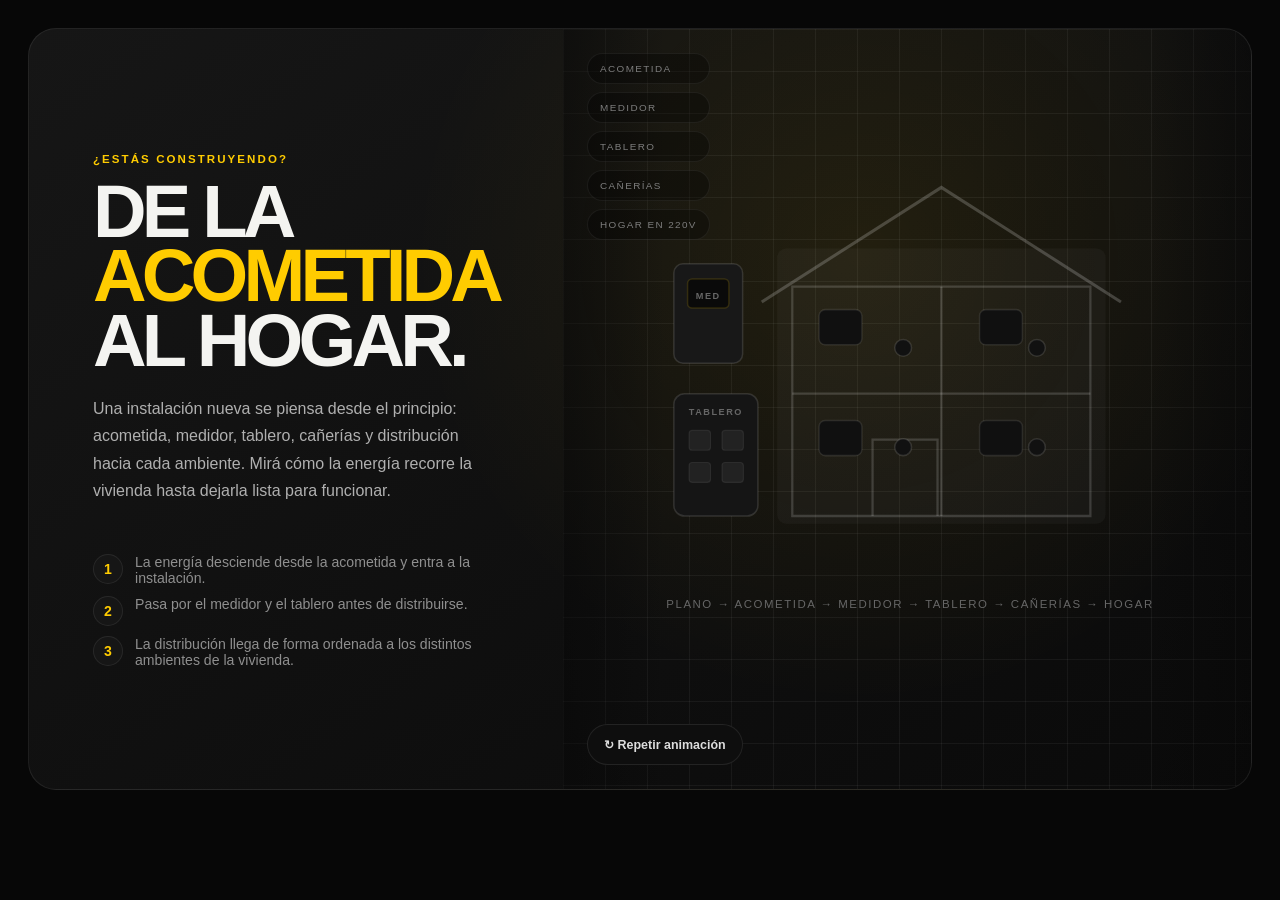
<file: v3/obras-nuevas.html>
<!doctype html>
<html lang="es-AR">
<head>
<meta charset="utf-8">
<meta name="viewport" content="width=device-width,initial-scale=1">
<title>K-Volt · Obras Nuevas · Acometida a 220V</title>
<style>
:root{
  --bg:#070707;
  --text:#f4f4f1;
  --yellow:#ffcc00;
  --yellow2:#fff0a8;
  --line:#3e3e3e;
}
*{box-sizing:border-box}
body{margin:0;background:var(--bg);color:var(--text);font-family:Arial,Helvetica,sans-serif;padding:28px}
.wrap{width:min(1260px,100%);margin:0 auto}
.kicker{color:#666;font-size:.7rem;letter-spacing:.18em;font-weight:900;margin-bottom:18px}
.card{
  min-height:760px;overflow:hidden;display:grid;grid-template-columns:.82fr 1.18fr;border-radius:28px;border:1px solid #ffffff14;
  background:radial-gradient(circle at 68% 30%,rgba(255,204,0,.08),transparent 28rem),linear-gradient(145deg,#161616,#0a0a0a);
}
.copy{padding:clamp(28px,5vw,68px);display:flex;flex-direction:column;justify-content:center;position:relative;z-index:2}
.copy .eyebrow{margin:0 0 10px;color:var(--yellow);font-weight:900;letter-spacing:.18em;font-size:.72rem}
h1{margin:0;font-size:clamp(3rem,5.8vw,6.8rem);line-height:.87;letter-spacing:-.065em}
h1 span{display:block;color:var(--yellow)}
.copy p{max-width:520px;color:#b0b0b0;line-height:1.7;margin-top:22px;font-size:1rem}
.badge{
  margin-top:24px;display:inline-flex;align-self:flex-start;gap:8px;align-items:center;
  padding:11px 15px;border:1px solid #ffcc0040;border-radius:999px;color:var(--yellow);
  font-size:.72rem;letter-spacing:.08em;font-weight:900;
}
.badge i{width:8px;height:8px;border-radius:50%;background:var(--yellow);box-shadow:0 0 18px var(--yellow)}
.legend{display:grid;gap:10px;margin-top:34px}
.legend div{display:flex;gap:12px;align-items:flex-start;color:#8f8f8f;font-size:.88rem}
.legend span{
  width:30px;height:30px;flex:0 0 30px;display:grid;place-items:center;border-radius:50%;
  background:#161616;border:1px solid #ffffff14;color:var(--yellow);font-weight:900
}
.scene{
  position:relative;min-height:760px;
  background:linear-gradient(rgba(255,255,255,.05) 1px,transparent 1px),linear-gradient(90deg,rgba(255,255,255,.05) 1px,transparent 1px);
  background-size:42px 42px;
}
.scene:after{
  content:"";position:absolute;inset:0;background:linear-gradient(90deg,rgba(7,7,7,.5),transparent 15%,transparent 85%,rgba(7,7,7,.45));pointer-events:none;
}
.status{
  position:absolute;top:22px;right:22px;z-index:4;padding:10px 12px;border-radius:999px;
  background:rgba(0,0,0,.36);border:1px solid #ffffff14;color:#7a7a7a;font-size:.62rem;letter-spacing:.18em;
}
svg{width:100%;height:100%;display:block}
.pipe{fill:none;stroke:var(--line);stroke-width:9;stroke-linecap:round;stroke-linejoin:round}
.wall{fill:none;stroke:#ffffff28;stroke-width:3}
.roof{fill:none;stroke:#ffffff32;stroke-width:4}
.label{fill:#666;font-size:12px;letter-spacing:2px;font-weight:700}
.energyLine{
  fill:none;stroke:url(#energyGradient);stroke-width:8;stroke-linecap:round;stroke-linejoin:round;
  filter:url(#glow);opacity:.08;
}
.roomFill{fill:rgba(255,255,255,.03)}
.window{fill:#101010;stroke:#ffffff18;stroke-width:2;transition:fill .4s ease, filter .4s ease}
.window.on{fill:rgba(255,204,0,.92);filter:drop-shadow(0 0 10px rgba(255,204,0,.75))}
.lamp{fill:#111;stroke:#ffffff20;stroke-width:2;transition:fill .35s ease, filter .35s ease, stroke .35s ease}
.lamp.on{fill:var(--yellow2);stroke:var(--yellow);filter:drop-shadow(0 0 12px rgba(255,204,0,.85))}
.homeGlow{fill:rgba(255,204,0,.0);transition:fill .55s ease}
.homeGlow.on{fill:rgba(255,204,0,.08)}
.meterScreen{fill:#0a0a0a;stroke:#ffcc0025;stroke-width:2}
.meterScreen.on{fill:#151100;filter:drop-shadow(0 0 10px rgba(255,204,0,.35))}
.breaker{fill:#222;stroke:#ffffff14;stroke-width:1.5;transition:fill .28s ease, filter .28s ease}
.breaker.on{fill:var(--yellow);filter:drop-shadow(0 0 10px rgba(255,204,0,.4))}
.replay{
  position:absolute;left:24px;bottom:24px;z-index:5;padding:12px 16px;border-radius:999px;
  border:1px solid #ffffff16;background:#0e0e0e;color:#ddd;cursor:pointer;font-size:.78rem;font-weight:700;
}
.replay:hover{border-color:#ffcc0040;color:var(--yellow)}
.steps{position:absolute;left:24px;top:24px;z-index:5;display:grid;gap:8px}
.steps span{
  color:#7d7d7d;font-size:.62rem;letter-spacing:.14em;background:rgba(0,0,0,.3);
  border:1px solid #ffffff10;border-radius:999px;padding:9px 12px;
}
.steps span.active{color:#101010;background:var(--yellow);border-color:var(--yellow);font-weight:900}
@media(max-width:980px){.card{grid-template-columns:1fr}.scene{min-height:640px}}
@media(max-width:620px){
  body{padding:16px}.card{border-radius:18px}.copy{padding:28px 22px}.scene{min-height:520px}.steps{display:none}.status{font-size:.56rem}
}
</style>
</head>
<body>
<div class="wrap">
  
  <section class="card">
    <div class="copy">
      <p class="eyebrow">¿ESTÁS CONSTRUYENDO?</p>
      <h1>DE LA <span>ACOMETIDA</span> AL HOGAR.</h1>
      <p>
        Una instalación nueva se piensa desde el principio: acometida, medidor, tablero, cañerías y distribución hacia cada ambiente. Mirá cómo la energía recorre la vivienda hasta dejarla lista para funcionar.
      </p>
      
      <div class="legend">
        <div><span>1</span> La energía desciende desde la acometida y entra a la instalación.</div>
        <div><span>2</span> Pasa por el medidor y el tablero antes de distribuirse.</div>
        <div><span>3</span> La distribución llega de forma ordenada a los distintos ambientes de la vivienda.</div>
      </div>
    </div>

    <div class="scene">
      <div class="steps">
        <span id="s1">ACOMETIDA</span>
        <span id="s2">MEDIDOR</span>
        <span id="s3">TABLERO</span>
        <span id="s4">CAÑERÍAS</span>
        <span id="s5">HOGAR EN 220V</span>
      </div>
      
      <button class="replay" id="replay">↻ Repetir animación</button>

      <svg id="svgScene" viewBox="0 0 900 760" aria-label="Animación de acometida y distribución eléctrica en obra nueva">
        <defs>
          <linearGradient id="energyGradient" x1="0%" y1="0%" x2="100%" y2="0%">
            <stop offset="0%" stop-color="transparent"/>
            <stop offset="20%" stop-color="#ffcc00"/>
            <stop offset="50%" stop-color="#fff1a3"/>
            <stop offset="80%" stop-color="#ffcc00"/>
            <stop offset="100%" stop-color="transparent"/>
          </linearGradient>
          <filter id="glow" x="-40%" y="-40%" width="180%" height="180%">
            <feGaussianBlur stdDeviation="4" result="blur"/>
            <feMerge><feMergeNode in="blur"/><feMergeNode in="SourceGraphic"/></feMerge>
          </filter>
        </defs>

        <rect class="roomFill" x="280" y="170" width="430" height="360" rx="12"></rect>
        <rect id="homeGlow" class="homeGlow" x="280" y="170" width="430" height="360" rx="12"></rect>

        <path class="roof" d="M260 240 L495 90 L730 240"></path>
        <path class="wall" d="M300 220 H690 V520 H300 Z"></path>
        <path class="wall" d="M495 220 V520"></path>
        <path class="wall" d="M300 360 H690"></path>
        <path class="wall" d="M405 520 V420 H490 V520"></path>

        <!-- meter / panel -->
        <rect x="145" y="190" width="90" height="130" rx="12" fill="#181818" stroke="#ffffff20" stroke-width="2"></rect>
        <rect id="meterScreen" x="163" y="210" width="54" height="38" rx="6" class="meterScreen"></rect>
        <text x="190" y="236" text-anchor="middle" class="label">MED</text>

        <rect x="145" y="360" width="110" height="160" rx="14" fill="#151515" stroke="#ffffff20" stroke-width="2"></rect>
        <text x="200" y="388" text-anchor="middle" class="label">TABLERO</text>

        <rect id="b1" x="165" y="408" width="28" height="26" rx="4" class="breaker"></rect>
        <rect id="b2" x="208" y="408" width="28" height="26" rx="4" class="breaker"></rect>
        <rect id="b3" x="165" y="450" width="28" height="26" rx="4" class="breaker"></rect>
        <rect id="b4" x="208" y="450" width="28" height="26" rx="4" class="breaker"></rect>

        <!-- conduits -->
        <path id="p0" class="pipe" d="M450 0 V78"></path>
        <path id="p1" class="pipe" d="M450 78 H190 V190"></path>
        <path id="p2" class="pipe" d="M190 320 V360"></path>
        <path id="p3" class="pipe" d="M255 430 H300"></path>

        <!-- central trunk -->
        <path id="p4" class="pipe" d="M300 430 H405"></path>

        <!-- upper floor, mirrored logic -->
        <path id="p5" class="pipe" d="M405 430 V300"></path>
        <path id="p6" class="pipe" d="M405 300 H445"></path>
        <path id="p7" class="pipe" d="M445 300 H620"></path>

        <!-- lower floor, same logic as upper -->
        <path id="p8" class="pipe" d="M405 430 H445"></path>
        <path id="p9" class="pipe" d="M445 430 H620"></path>

        <!-- energy paths -->
        <path id="e0" class="energyLine" d="M450 0 V78"></path>
        <path id="e1" class="energyLine" d="M450 78 H190 V190"></path>
        <path id="e2" class="energyLine" d="M190 320 V360"></path>
        <path id="e3" class="energyLine" d="M255 430 H300"></path>
        <path id="e4" class="energyLine" d="M300 430 H405"></path>
        <path id="e5" class="energyLine" d="M405 430 V300"></path>
        <path id="e6" class="energyLine" d="M405 300 H445"></path>
        <path id="e7" class="energyLine" d="M445 300 H620"></path>
        <path id="e8" class="energyLine" d="M405 430 H445"></path>
        <path id="e9" class="energyLine" d="M445 430 H620"></path>

        <circle id="dropPoint" cx="450" cy="0" r="0" fill="#ffcc00"></circle>
        <path id="acometidaFlash" d="M445 0 L458 0 L438 45 L455 45 L432 86" fill="none" stroke="#ffcc00" stroke-width="6" stroke-linejoin="round" stroke-linecap="round" opacity="0"></path>

        <!-- windows -->
        <rect id="w1" class="window" x="335" y="250" width="56" height="46" rx="8"></rect>
        <rect id="w2" class="window" x="545" y="250" width="56" height="46" rx="8"></rect>
        <rect id="w3" class="window" x="335" y="395" width="56" height="46" rx="8"></rect>
        <rect id="w4" class="window" x="545" y="395" width="56" height="46" rx="8"></rect>

        <!-- light points -->
        <circle id="l1" class="lamp" cx="445" cy="300" r="11"></circle>
        <circle id="l2" class="lamp" cx="620" cy="300" r="11"></circle>
        <circle id="l3" class="lamp" cx="445" cy="430" r="11"></circle>
        <circle id="l4" class="lamp" cx="620" cy="430" r="11"></circle>

        <text x="454" y="640" text-anchor="middle" style="font-size:15px;fill:#666;letter-spacing:2px;">PLANO → ACOMETIDA → MEDIDOR → TABLERO → CAÑERÍAS → HOGAR</text>
        <text id="voltageText" x="690" y="120" text-anchor="end" style="font-size:78px;font-weight:900;fill:#ffcc00;letter-spacing:-4px;opacity:0;">220<tspan style="font-size:20px;fill:#7a7a7a;letter-spacing:0;">V</tspan></text>
      </svg>
    </div>
  </section>
</div>

<script>
const steps = ['s1','s2','s3','s4','s5'].map(id => document.getElementById(id));
const replayBtn = document.getElementById('replay');
const svg = document.getElementById('svgScene');
const lampIds = ['l1','l2','l3','l4'];
const winIds = ['w1','w2','w3','w4'];
const breakerIds = ['b1','b2','b3','b4'];

let timers = [];
let pulseNodes = [];

function clearTimers(){ timers.forEach(t => clearTimeout(t)); timers = []; }
function clearPulses(){ pulseNodes.forEach(n => n.remove()); pulseNodes = []; }
function activateStep(n){
  steps.forEach(s => s.classList.remove('active'));
  if (steps[n-1]) steps[n-1].classList.add('active');
}
function resetPath(id, dim=.03){
  const p = document.getElementById(id);
  const len = p.getTotalLength();
  p.style.transition = 'none';
  p.style.strokeDasharray = len;
  p.style.strokeDashoffset = len;
  p.style.opacity = dim;
}
function resetScene(){
  clearTimers();
  clearPulses();
  steps.forEach(s => s.classList.remove('active'));
  document.getElementById('meterScreen').classList.remove('on');
  document.getElementById('homeGlow').classList.remove('on');
  document.getElementById('voltageText').style.opacity = '0';
  document.getElementById('dropPoint').setAttribute('r','0');
  document.getElementById('acometidaFlash').setAttribute('opacity','0');

  lampIds.forEach(id => document.getElementById(id).classList.remove('on'));
  winIds.forEach(id => document.getElementById(id).classList.remove('on'));
  breakerIds.forEach(id => document.getElementById(id).classList.remove('on'));

  ['p0','p1','p2','p3','p4','p5','p6','p7','p8','p9'].forEach(id => resetPath(id, 1));
  ['e0','e1','e2','e3','e4','e5','e6','e7','e8','e9'].forEach(id => resetPath(id, .03));
}
function revealPipe(id, duration=500){
  const p = document.getElementById(id);
  p.getBoundingClientRect();
  p.style.transition = `stroke-dashoffset ${duration}ms ease`;
  p.style.strokeDashoffset = '0';
}
function animateEnergyOnPath(id, duration=1000){
  const path = document.getElementById(id);
  const len = path.getTotalLength();
  path.style.opacity = '.95';
  path.getBoundingClientRect();
  path.style.transition = `stroke-dashoffset ${duration}ms linear`;
  path.style.strokeDashoffset = '0';

  const pulse = document.createElementNS('http://www.w3.org/2000/svg', 'circle');
  pulse.setAttribute('r', 8);
  pulse.setAttribute('fill', '#ffcc00');
  pulse.setAttribute('filter', 'url(#glow)');
  svg.appendChild(pulse);
  pulseNodes.push(pulse);

  const start = performance.now();
  function frame(now){
    const t = Math.min((now - start) / duration, 1);
    const point = path.getPointAtLength(len * t);
    pulse.setAttribute('cx', point.x);
    pulse.setAttribute('cy', point.y);
    if (t < 1) requestAnimationFrame(frame);
    else pulse.remove();
  }
  requestAnimationFrame(frame);
}
function turnOn(ids, step=120){
  ids.forEach((id, i) => {
    timers.push(setTimeout(() => document.getElementById(id).classList.add('on'), i * step));
  });
}
function startSequence(){
  resetScene();

  activateStep(1);
  document.getElementById('dropPoint').setAttribute('r','7');
  document.getElementById('acometidaFlash').setAttribute('opacity','.95');
  timers.push(setTimeout(() => document.getElementById('acometidaFlash').setAttribute('opacity','0.18'), 450));

  revealPipe('p0', 360);
  timers.push(setTimeout(() => animateEnergyOnPath('e0', 580), 250));

  timers.push(setTimeout(() => {
    revealPipe('p1', 900);
    animateEnergyOnPath('e1', 1250);
  }, 560));

  timers.push(setTimeout(() => {
    activateStep(2);
    document.getElementById('meterScreen').classList.add('on');
  }, 1720));

  timers.push(setTimeout(() => {
    revealPipe('p2', 420);
    animateEnergyOnPath('e2', 620);
  }, 1880));

  timers.push(setTimeout(() => {
    activateStep(3);
    turnOn(breakerIds, 110);
  }, 2580));

  timers.push(setTimeout(() => {
    activateStep(4);
    revealPipe('p3', 240);
    animateEnergyOnPath('e3', 320);
  }, 3050));

  timers.push(setTimeout(() => {
    revealPipe('p4', 260);
    animateEnergyOnPath('e4', 380);
  }, 3400));

  // upper floor
  timers.push(setTimeout(() => {
    revealPipe('p5', 520);
    animateEnergyOnPath('e5', 760);
  }, 3720));

  timers.push(setTimeout(() => {
    revealPipe('p6', 260);
    animateEnergyOnPath('e6', 360);
  }, 4460));

  timers.push(setTimeout(() => {
    document.getElementById('l1').classList.add('on');
    document.getElementById('w1').classList.add('on');
  }, 4820));

  timers.push(setTimeout(() => {
    revealPipe('p7', 540);
    animateEnergyOnPath('e7', 760);
  }, 4960));

  timers.push(setTimeout(() => {
    document.getElementById('l2').classList.add('on');
    document.getElementById('w2').classList.add('on');
  }, 5700));

  // lower floor, mirrored logic
  timers.push(setTimeout(() => {
    revealPipe('p8', 260);
    animateEnergyOnPath('e8', 360);
  }, 5420));

  timers.push(setTimeout(() => {
    document.getElementById('l3').classList.add('on');
    document.getElementById('w3').classList.add('on');
  }, 5780));

  timers.push(setTimeout(() => {
    revealPipe('p9', 540);
    animateEnergyOnPath('e9', 760);
  }, 5960));

  timers.push(setTimeout(() => {
    document.getElementById('l4').classList.add('on');
    document.getElementById('w4').classList.add('on');
  }, 6700));

  timers.push(setTimeout(() => {
    activateStep(5);
    document.getElementById('homeGlow').classList.add('on');
    document.getElementById('voltageText').style.transition = 'opacity 600ms ease';
    document.getElementById('voltageText').style.opacity = '1';
  }, 6950));
}

replayBtn.addEventListener('click', startSequence);

// Dejar la escena preparada, pero sin iniciar la secuencia al cargar.
resetScene();

let sequenceStarted = false;
window.addEventListener('message', (event) => {
  if (event.data === 'kvolt-start-obras' && !sequenceStarted) {
    sequenceStarted = true;
    startSequence();
  }
});
</script>
</body>
</html>
</file>
<file: styles.css>
:root{--yellow:#ffcc00;--black:#0a0a0a;--graphite:#1e1e1e;--white:#fff;--text:#eee;--muted:#9b9b9b;--border:rgba(255,255,255,.10);--blue:#78d7ff;--container:1180px;--header:74px;--radius:18px;--ease:cubic-bezier(.2,.8,.2,1)}*{box-sizing:border-box}html{scroll-behavior:smooth;scroll-padding-top:90px}body{margin:0;min-width:320px;background:var(--black);color:var(--text);font-family:Inter,system-ui,-apple-system,BlinkMacSystemFont,"Segoe UI",sans-serif;line-height:1.6}a{color:inherit;text-decoration:none}button,input,textarea,select{font:inherit}.container{width:min(calc(100% - 36px),var(--container));margin:auto}.section{padding:96px 0}.skip-link{position:fixed;left:16px;top:-60px;z-index:9999;background:var(--yellow);color:var(--black);padding:10px 14px;border-radius:8px;font-weight:800}.skip-link:focus{top:12px}.site-header{position:sticky;top:0;z-index:1000;height:var(--header);background:rgba(10,10,10,.82);border-bottom:1px solid var(--border);backdrop-filter:blur(18px)}.header-inner{height:100%;display:flex;align-items:center;justify-content:space-between;gap:26px}.brand{display:inline-flex;align-items:center;gap:12px}.brand-mark{display:grid;place-items:center;width:42px;height:42px;border-radius:10px;background:var(--yellow);color:var(--black);font-weight:950}.brand-copy{display:flex;flex-direction:column;line-height:1}.brand-copy strong{letter-spacing:.08em;font-size:1.1rem}.brand-copy small{margin-top:6px;color:var(--muted);font-size:.66rem;letter-spacing:.08em;text-transform:uppercase}.main-nav{display:flex;align-items:center;gap:22px;font-size:.86rem;font-weight:750}.main-nav a:hover{color:var(--yellow)}.nav-cta{padding:10px 14px;background:var(--yellow);color:var(--black)!important;border-radius:9px}.nav-toggle{display:none;background:transparent;border:0;width:42px;height:42px}.nav-toggle span{display:block;width:24px;height:2px;background:#fff;margin:5px auto}.hero{min-height:calc(100vh - var(--header));display:grid;align-items:center;position:relative;overflow:hidden;background:radial-gradient(circle at 85% 20%,rgba(255,204,0,.08),transparent 25rem)}.hero:before{content:"";position:absolute;inset:0;background-image:linear-gradient(rgba(255,255,255,.022) 1px,transparent 1px),linear-gradient(90deg,rgba(255,255,255,.022) 1px,transparent 1px);background-size:48px 48px;mask-image:linear-gradient(to bottom,#000,transparent)}.hero-grid{display:grid;grid-template-columns:1.05fr .95fr;gap:60px;align-items:center;position:relative;z-index:1}.eyebrow{display:flex;align-items:center;gap:10px;margin:0 0 16px;color:var(--yellow);font-size:.72rem;font-weight:900;letter-spacing:.15em;text-transform:uppercase}.eyebrow span{width:24px;height:2px;background:currentColor}.eyebrow.blue{color:var(--blue)}.eyebrow.dark{color:var(--black)}.hero h1,.section-heading h2,.split-heading h2,.works h2,.climate h2,.faq h2,.contact h2,.trust h2,.coverage h2{margin:0;color:#fff;line-height:.98;letter-spacing:-.045em}.hero h1{font-size:clamp(3.3rem,7vw,6.8rem);text-transform:uppercase}.hero h1 em{display:block;color:var(--yellow);font-style:normal}.hero-lead{max-width:680px;margin:26px 0 0;color:#c3c3c3;font-size:1.08rem}.hero-actions{display:flex;gap:12px;flex-wrap:wrap;margin-top:30px}.btn{display:inline-flex;align-items:center;justify-content:center;min-height:50px;padding:0 20px;border-radius:10px;border:1px solid transparent;font-weight:900;transition:.2s var(--ease);cursor:pointer}.btn:hover{transform:translateY(-2px)}.btn-primary{background:var(--yellow);color:var(--black)}.btn-secondary{border-color:var(--border);background:rgba(255,255,255,.03);color:#fff}.trust-row{display:grid;grid-template-columns:repeat(3,1fr);gap:10px;margin-top:42px;padding-top:25px;border-top:1px solid var(--border)}.trust-row>div{display:flex;gap:10px}.trust-row b{color:var(--yellow);font:800 .72rem ui-monospace,monospace}.trust-row span{display:flex;flex-direction:column}.trust-row small{color:var(--muted);font-size:.7rem}.hero-card{border:1px solid rgba(255,204,0,.2);border-radius:22px;background:linear-gradient(145deg,#222,#111);box-shadow:0 35px 90px rgba(0,0,0,.4);overflow:hidden}.hero-card-top{display:flex;justify-content:space-between;padding:14px 18px;border-bottom:1px solid var(--border);color:#777;font:700 .63rem ui-monospace,monospace}.status{color:#82d98d}.hero-card-main{padding:24px}.hero-card-main>small{color:#777;font-size:.62rem;letter-spacing:.14em}.hero-card-main>h2{margin:5px 0 20px;font-size:1.65rem}.hero-card-main>a{display:grid;grid-template-columns:40px 1fr;column-gap:12px;padding:14px;border:1px solid var(--border);border-radius:12px;margin-top:8px;transition:.2s}.hero-card-main>a:hover{border-color:rgba(255,204,0,.35);transform:translateX(4px)}.hero-card-main>a>span{grid-row:1/3;display:grid;place-items:center;width:38px;height:38px;border-radius:9px;border:1px solid rgba(255,204,0,.28);color:var(--yellow)}.hero-card-main a i{color:#777;font-size:.76rem;font-style:normal}.audience-strip{border-block:1px solid var(--border);background:#0e0e0e}.audience-strip .container{min-height:66px;display:flex;justify-content:center;align-items:center;flex-wrap:wrap;gap:16px 26px;color:#777;font-size:.68rem;font-weight:900;letter-spacing:.12em}.audience-strip i{width:5px;height:5px;background:var(--yellow);transform:rotate(45deg)}.section-heading{max-width:800px;margin-bottom:40px}.section-heading h2,.split-heading h2,.works h2,.climate h2,.faq h2,.contact h2,.trust h2,.coverage h2{font-size:clamp(2.25rem,4.6vw,4.5rem)}.section-heading>p:last-child,.split-heading>p,.works p,.climate p,.faq p,.trust p,.coverage p{color:var(--muted)}.problem-grid,.service-grid,.business-grid{display:grid;grid-template-columns:repeat(3,1fr);gap:12px}.problem-card,.service-card,.business-card{padding:24px;border:1px solid var(--border);border-radius:14px;background:rgba(255,255,255,.018);transition:.2s var(--ease)}.problem-card:hover,.service-card:hover,.business-card:hover{transform:translateY(-4px);border-color:rgba(255,204,0,.28)}.problem-card span,.business-card b{color:var(--yellow);font:800 .7rem ui-monospace,monospace}.problem-card h3,.service-card h3,.business-card h3{margin:26px 0 7px;font-size:1.08rem}.problem-card p,.service-card p,.business-card p{margin:0;color:#8f8f8f;font-size:.86rem}.services,.method,.faq{background:#0d0d0d}.split-heading{display:grid;grid-template-columns:1fr 1fr;gap:60px;align-items:end;margin-bottom:38px}.service-card>span{display:grid;place-items:center;width:40px;height:40px;border:1px solid rgba(255,204,0,.28);border-radius:9px;color:var(--yellow);font-weight:900}.works-grid,.climate-grid,.trust-grid,.coverage-grid,.contact-grid{display:grid;grid-template-columns:1fr 1fr;gap:70px;align-items:center}.works-list{display:grid;gap:8px}.works-list article{display:grid;grid-template-columns:50px 1fr;gap:14px;padding:18px;border:1px solid var(--border);border-radius:12px}.works-list b{color:var(--yellow);font:800 .72rem ui-monospace,monospace}.works-list h3{margin:0}.works-list p{margin:4px 0 0}.business{background:linear-gradient(180deg,#0a0a0a,#111)}.b2b-cta{display:flex;align-items:center;justify-content:space-between;gap:30px;margin-top:18px;padding:24px;border:1px solid rgba(255,204,0,.25);border-radius:14px;background:rgba(255,204,0,.035)}.b2b-cta small{color:var(--yellow);font-weight:900;letter-spacing:.1em}.b2b-cta h3{margin:3px 0 0}.climate{background:radial-gradient(circle at 80% 30%,rgba(120,215,255,.08),transparent 26rem),#0c1012}.climate-note{margin-top:25px;padding:16px;border:1px solid rgba(120,215,255,.25);border-radius:12px}.climate-note strong,.climate-note span{display:block}.climate-note strong{color:var(--blue)}.climate-note span{color:#9aa6aa;font-size:.86rem}.climate-services{display:grid;gap:10px}.climate-services article{display:grid;grid-template-columns:42px 1fr;gap:14px;padding:17px;border:1px solid rgba(120,215,255,.13);border-radius:12px;background:rgba(120,215,255,.02)}.climate-services article>span{display:grid;place-items:center;width:40px;height:40px;border-radius:9px;border:1px solid rgba(120,215,255,.27);color:var(--blue)}.climate-services h3{margin:0}.climate-services p{margin:4px 0 0;font-size:.84rem}.method-grid{display:grid;grid-template-columns:repeat(4,1fr);padding:0;margin:0;list-style:none}.method-grid li{padding:24px;border-top:1px solid var(--border);border-right:1px solid var(--border)}.method-grid li:last-child{border-right:0}.method-grid span{display:grid;place-items:center;width:36px;height:36px;border-radius:50%;background:var(--yellow);color:var(--black);font-weight:900}.method-grid h3{margin:28px 0 6px}.method-grid p{margin:0;color:#888;font-size:.85rem}.trust-placeholder{display:grid;grid-template-columns:repeat(3,1fr);gap:10px}.trust-placeholder div{min-height:180px;display:flex;flex-direction:column;justify-content:flex-end;padding:18px;border:1px dashed rgba(255,255,255,.18);border-radius:12px;background:#111}.trust-placeholder span{color:var(--yellow);font:800 .7rem ui-monospace,monospace}.trust-placeholder small{color:#777}.locations{display:flex;flex-wrap:wrap;gap:8px}.locations span{padding:9px 12px;border:1px solid var(--border);border-radius:999px;color:#bbb}.faq-grid{display:grid;grid-template-columns:.8fr 1.2fr;gap:70px}.faq-item{border-bottom:1px solid var(--border)}.faq-question{width:100%;display:flex;align-items:center;justify-content:space-between;gap:20px;padding:20px 2px;background:transparent;border:0;color:#fff;text-align:left;font-weight:800;cursor:pointer}.faq-question i{display:grid;place-items:center;width:30px;height:30px;border:1px solid rgba(255,204,0,.25);border-radius:50%;color:var(--yellow);font-style:normal;transition:.2s}.faq-question[aria-expanded=true] i{transform:rotate(45deg)}.faq-answer{display:grid;grid-template-rows:0fr;transition:.25s}.faq-answer p{min-height:0;overflow:hidden;margin:0}.faq-item.open .faq-answer{grid-template-rows:1fr}.faq-item.open .faq-answer p{padding:0 40px 20px 2px}.contact{background:var(--yellow);color:var(--black)}.contact h2{color:var(--black)}.contact-grid{align-items:start}.contact-options{display:grid;gap:8px;margin-top:28px}.contact-options a{display:flex;flex-direction:column;padding:12px 0;border-top:1px solid rgba(10,10,10,.15)}.contact-options small{color:rgba(10,10,10,.58)}.contact-form{padding:30px;background:#111;border-radius:18px;color:#eee;box-shadow:0 30px 70px rgba(0,0,0,.25)}.client-selector{display:grid;grid-template-columns:repeat(3,1fr);gap:7px;margin-bottom:20px}.client-selector input{position:absolute;opacity:0}.client-selector span{display:grid;place-items:center;min-height:43px;padding:6px;border:1px solid var(--border);border-radius:8px;color:#aaa;cursor:pointer;font-size:.76rem;font-weight:800;text-align:center}.client-selector input:checked+span{background:var(--yellow);color:var(--black);border-color:var(--yellow)}.field-grid{display:grid;grid-template-columns:1fr 1fr;gap:12px}.field{display:grid;gap:6px;margin-bottom:12px}.field label{font-size:.72rem;color:#bbb;font-weight:800}.field input,.field textarea,.field select{width:100%;padding:12px 13px;background:#191919;border:1px solid var(--border);border-radius:9px;color:#eee}.field-error{min-height:1em;color:#ff7474;font-size:.65rem}.btn-submit{width:100%;justify-content:space-between}.form-note,.form-feedback{font-size:.68rem;text-align:center}.form-note{color:#666}.form-feedback{color:var(--yellow);min-height:20px}.site-footer{padding:65px 0 95px;background:#080808;border-top:1px solid var(--border)}.footer-grid{display:grid;grid-template-columns:1.5fr repeat(3,1fr);gap:40px}.footer-grid>div{display:flex;flex-direction:column;gap:7px}.footer-grid h3{margin:0 0 8px;color:#aaa;font-size:.68rem;letter-spacing:.1em;text-transform:uppercase}.footer-grid p,.footer-grid a,.footer-grid span{color:#707070;font-size:.78rem}.footer-grid a:hover{color:var(--yellow)}.footer-bottom{display:flex;justify-content:space-between;gap:30px;margin-top:45px;padding-top:20px;border-top:1px solid var(--border);color:#595959;font-size:.67rem}.floating-whatsapp{position:fixed;right:22px;bottom:22px;z-index:900;display:grid;place-items:center;width:52px;height:52px;border-radius:50%;background:var(--yellow);color:var(--black);font-weight:950;box-shadow:0 12px 30px rgba(0,0,0,.3)}.mobile-actions{display:none}.reveal{opacity:0;transform:translateY(18px);transition:.65s var(--ease)}.reveal.visible{opacity:1;transform:none}@media(prefers-reduced-motion:reduce){html{scroll-behavior:auto}.reveal{opacity:1;transform:none;transition:none}}@media(max-width:950px){.nav-toggle{display:block}.main-nav{position:fixed;left:0;right:0;top:var(--header);display:grid;gap:0;padding:14px 18px 22px;background:rgba(10,10,10,.98);transform:translateY(-130%);opacity:0;pointer-events:none;transition:.25s}.main-nav.open{transform:none;opacity:1;pointer-events:auto}.main-nav a{padding:13px 4px;border-bottom:1px solid rgba(255,255,255,.06)}.hero-grid,.works-grid,.climate-grid,.trust-grid,.coverage-grid,.contact-grid,.faq-grid{grid-template-columns:1fr}.hero{min-height:auto}.problem-grid,.service-grid,.business-grid{grid-template-columns:repeat(2,1fr)}.split-heading{grid-template-columns:1fr;gap:16px}.method-grid{grid-template-columns:repeat(2,1fr)}.footer-grid{grid-template-columns:repeat(2,1fr)}}@media(max-width:650px){.container{width:min(calc(100% - 28px),var(--container))}.section{padding:68px 0}.hero{padding:72px 0 55px}.hero h1{font-size:clamp(3rem,15vw,5rem)}.hero-actions{display:grid}.btn{width:100%}.trust-row,.problem-grid,.service-grid,.business-grid,.method-grid,.trust-placeholder,.footer-grid,.field-grid{grid-template-columns:1fr}.b2b-cta{display:grid}.client-selector{grid-template-columns:1fr}.footer-bottom{display:grid}.floating-whatsapp{display:none}.mobile-actions{position:fixed;left:0;right:0;bottom:0;z-index:950;display:grid;grid-template-columns:1fr 1fr;padding:8px;background:rgba(10,10,10,.95);border-top:1px solid var(--border)}.mobile-actions a{display:grid;place-items:center;min-height:46px;font-weight:900}.mobile-actions a:last-child{background:var(--yellow);color:var(--black);border-radius:8px}.site-footer{padding-bottom:120px}}
</file>
